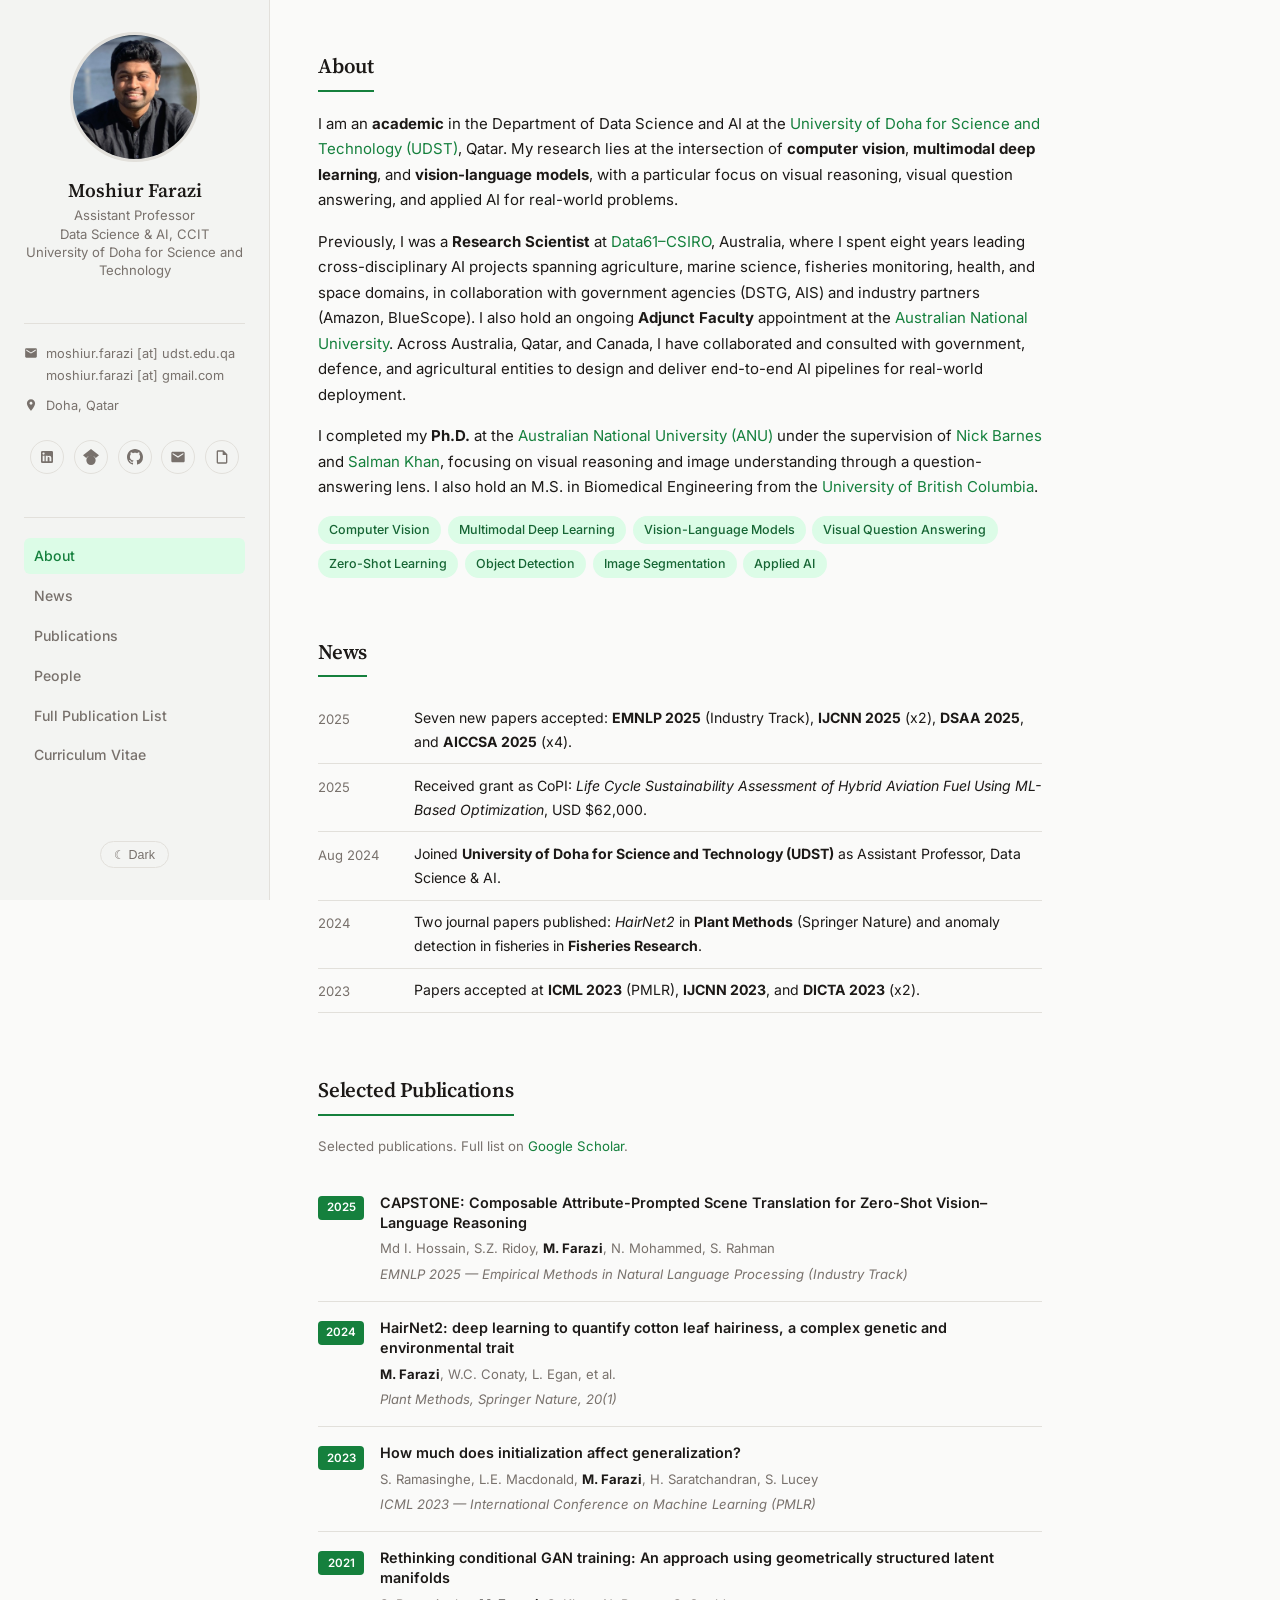
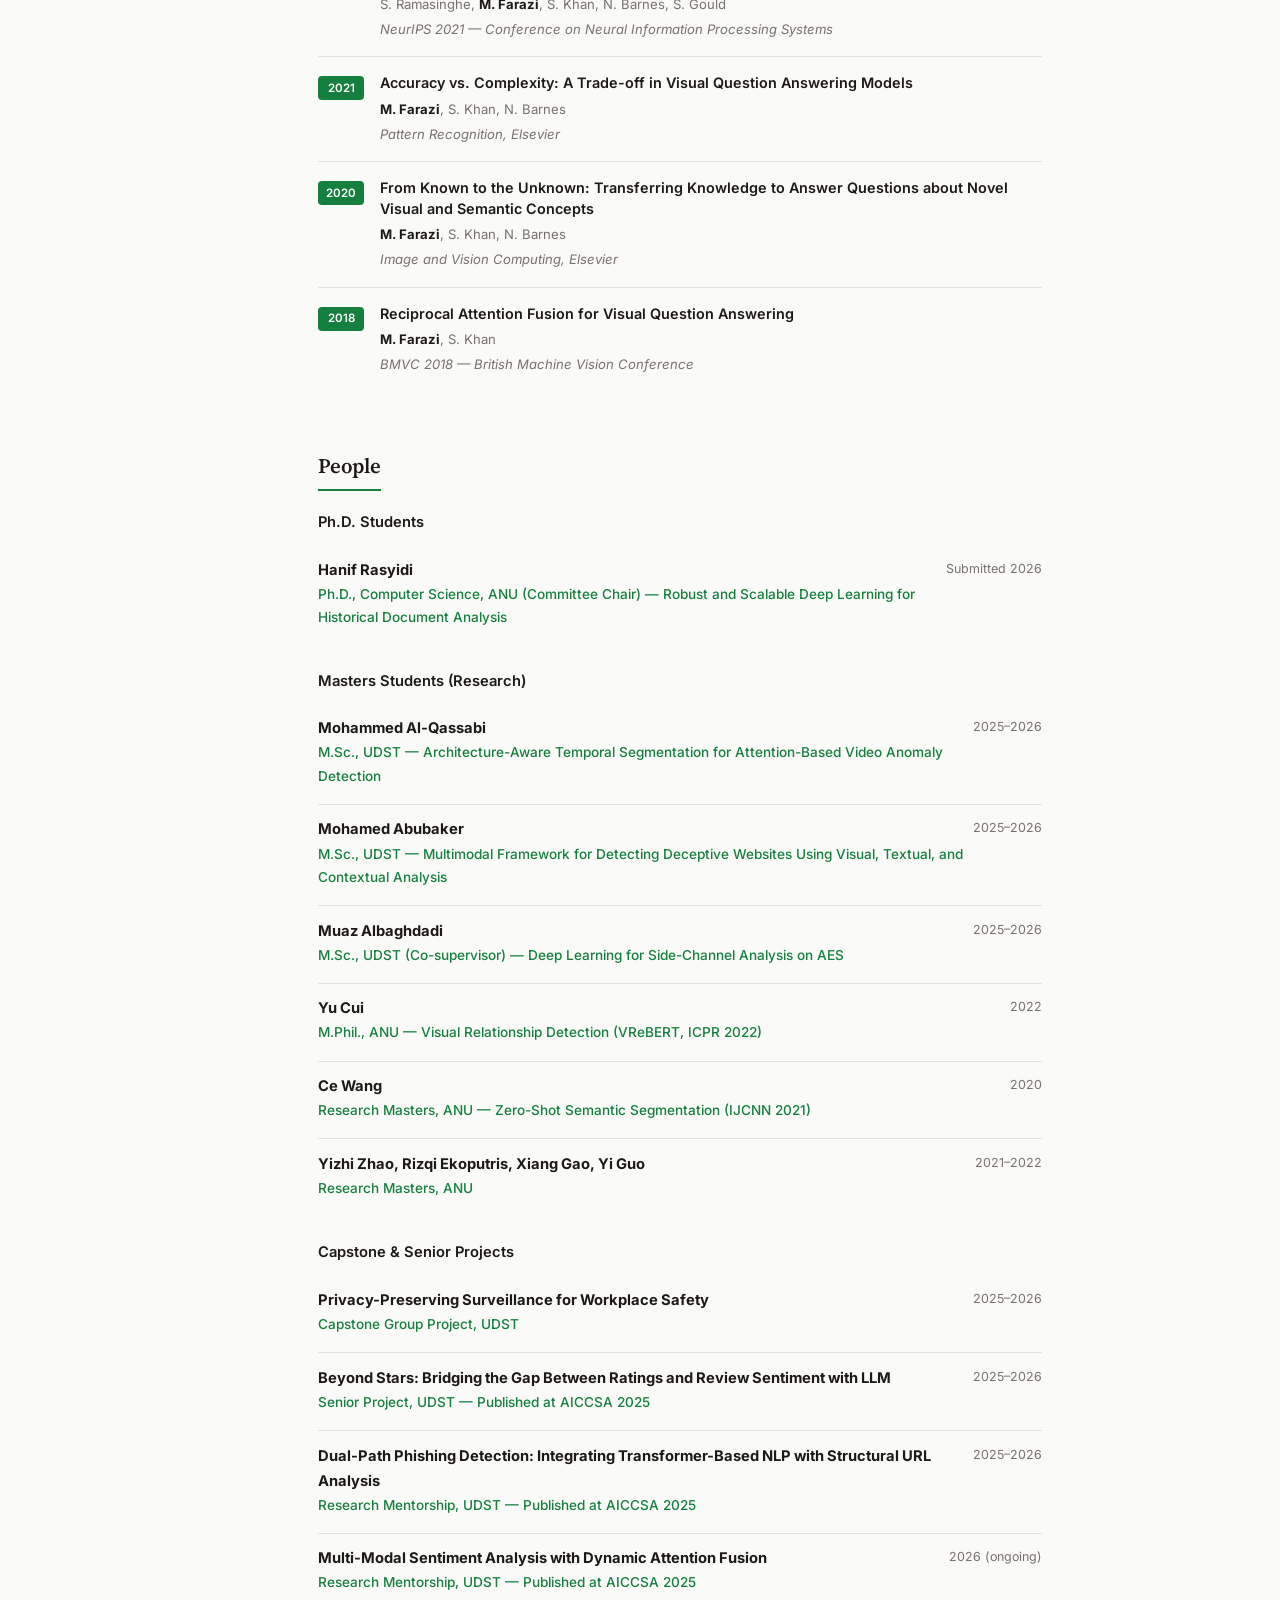
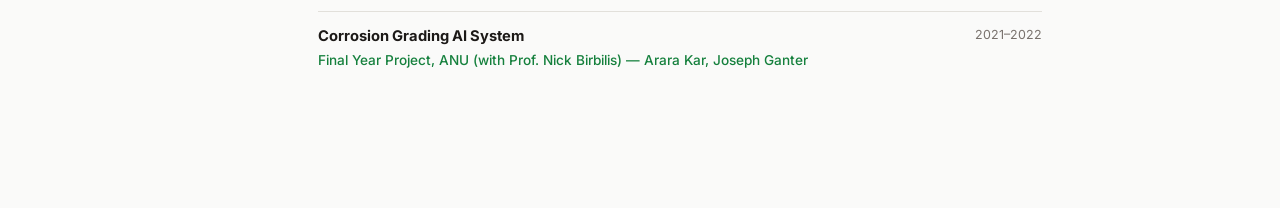
<file: index.html>
<!DOCTYPE html>
<html lang="en">
<head>
  <meta charset="UTF-8" />
  <meta name="viewport" content="width=device-width, initial-scale=1.0" />
  <title>Moshiur Farazi — AI & Computer Vision Researcher</title>
  <meta name="description" content="Moshiur Farazi — Assistant Professor at UDST, Doha, Qatar. AI and computer vision researcher specialising in applied AI, deep learning, and vision-language models. Experience delivering end-to-end AI solutions for government, defence, and agriculture in Australia, Qatar, and Canada." />
  <meta name="keywords" content="Moshiur Farazi, AI researcher, computer vision, applied AI, deep learning, Doha, Qatar, UDST, machine learning consultant, AI pipeline, defence AI, agriculture AI, vision-language models, chatbot, object detection, NLP" />
  <meta name="author" content="Moshiur Farazi" />

  <!-- Open Graph -->
  <meta property="og:title" content="Moshiur Farazi — AI & Computer Vision Researcher" />
  <meta property="og:description" content="Assistant Professor at UDST, Doha, Qatar. Research in computer vision, deep learning, and vision-language models." />
  <meta property="og:type" content="profile" />
  <meta property="og:url" content="https://moshiurfarazi.com/" />
  <meta property="og:image" content="https://moshiurfarazi.com/assets/img/profile.jpg" />

  <!-- Twitter Card -->
  <meta name="twitter:card" content="summary_large_image" />
  <meta name="twitter:title" content="Moshiur Farazi — AI & Computer Vision Researcher" />
  <meta name="twitter:description" content="Assistant Professor at UDST, Doha, Qatar. Research in computer vision, deep learning, and vision-language models." />
  <meta name="twitter:image" content="https://moshiurfarazi.com/assets/img/profile.jpg" />

  <!-- Canonical -->
  <link rel="canonical" href="https://moshiurfarazi.com/" />

  <!-- JSON-LD Structured Data -->
  <script type="application/ld+json">
  {
    "@context": "https://schema.org",
    "@type": "Person",
    "name": "Moshiur Farazi",
    "jobTitle": "Assistant Professor",
    "affiliation": {
      "@type": "Organization",
      "name": "University of Doha for Science and Technology",
      "address": { "@type": "PostalAddress", "addressLocality": "Doha", "addressCountry": "Qatar" }
    },
    "alumniOf": [
      { "@type": "Organization", "name": "Australian National University" },
      { "@type": "Organization", "name": "University of British Columbia" }
    ],
    "address": { "@type": "PostalAddress", "addressLocality": "Doha", "addressCountry": "Qatar" },
    "knowsAbout": ["Computer Vision","Deep Learning","Vision-Language Models","Visual Question Answering","Applied AI","Machine Learning","Multimodal Learning","Object Detection","Image Segmentation"],
    "url": "https://moshiurfarazi.com",
    "image": "https://moshiurfarazi.com/assets/img/profile.jpg",
    "sameAs": [
      "https://www.linkedin.com/in/moshiur-farazi/",
      "https://scholar.google.com/citations?user=qoytZAMAAAAJ&hl=en",
      "https://github.com/mrfarazi"
    ]
  }
  </script>

  <!-- Cloudflare Web Analytics -->
  <script defer src='https://static.cloudflareinsights.com/beacon.min.js' data-cf-beacon='{"token": "16efda4dda7e478e97878e947f9df56e"}'></script>

  <link rel="preconnect" href="https://fonts.googleapis.com" />
  <link rel="preconnect" href="https://fonts.gstatic.com" crossorigin />
  <link href="https://fonts.googleapis.com/css2?family=Source+Serif+4:ital,opsz,wght@0,8..60,400;0,8..60,600;1,8..60,400&family=Inter:wght@400;500;600;700&display=swap" rel="stylesheet" />
  <link rel="icon" type="image/x-icon" href="assets/img/favicon.ico" />
  <link rel="icon" type="image/png" sizes="32x32" href="assets/img/favicon-32x32.png" />
  <link rel="icon" type="image/png" sizes="16x16" href="assets/img/favicon-16x16.png" />
  <link rel="apple-touch-icon" sizes="180x180" href="assets/img/apple-touch-icon.png" />
  <link rel="stylesheet" href="assets/css/style.css" />
</head>
<body>

<!-- Mobile header -->
<header class="mobile-header">
  <span class="mobile-logo">Moshiur Farazi</span>
  <button class="hamburger" id="hamburger" aria-label="Toggle menu">
    <svg viewBox="0 0 24 24"><path d="M3 6h18v2H3V6zm0 5h18v2H3v-2zm0 5h18v2H3v-2z"/></svg>
  </button>
</header>

<div class="layout">

  <!-- ===== SIDEBAR ===== -->
  <aside class="sidebar">
    <div class="sidebar-profile">
      <div class="profile-img-wrapper">
        <img src="assets/img/profile.jpg" alt="Moshiur Farazi — AI and Computer Vision researcher, Assistant Professor at UDST, Doha, Qatar">
      </div>
      <h1 class="sidebar-name">Moshiur Farazi</h1>
      <div class="sidebar-title">
        Assistant Professor<br>
        Data Science &amp; AI, CCIT<br>
        University of Doha for Science and Technology
      </div>
    </div>

    <hr class="sidebar-divider" />

    <div class="sidebar-contact">
      <div class="sidebar-contact-item">
        <svg viewBox="0 0 24 24"><path d="M20 4H4c-1.1 0-2 .9-2 2v12c0 1.1.9 2 2 2h16c1.1 0 2-.9 2-2V6c0-1.1-.9-2-2-2zm0 4-8 5-8-5V6l8 5 8-5v2z"/></svg>
        <div>
          <a data-u="moshiur.farazi" data-d="udst.edu.qa">moshiur.farazi [at] udst.edu.qa</a><br>
          <a data-u="moshiur.farazi" data-d="gmail.com">moshiur.farazi [at] gmail.com</a>
        </div>
      </div>
      <div class="sidebar-contact-item">
        <svg viewBox="0 0 24 24"><path d="M12 2C8.13 2 5 5.13 5 9c0 5.25 7 13 7 13s7-7.75 7-13c0-3.87-3.13-7-7-7zm0 9.5c-1.38 0-2.5-1.12-2.5-2.5s1.12-2.5 2.5-2.5 2.5 1.12 2.5 2.5-1.12 2.5-2.5 2.5z"/></svg>
        <span>Doha, Qatar</span>
      </div>
    </div>

    <!-- Social links -->
    <div class="sidebar-social">
      <!-- LinkedIn -->
      <a class="social-link" href="https://www.linkedin.com/in/moshiur-farazi/" target="_blank" rel="noopener" title="LinkedIn">
        <svg viewBox="0 0 24 24"><path d="M19 3a2 2 0 0 1 2 2v14a2 2 0 0 1-2 2H5a2 2 0 0 1-2-2V5a2 2 0 0 1 2-2h14m-.5 15.5v-5.3a3.26 3.26 0 0 0-3.26-3.26c-.85 0-1.84.52-2.32 1.3v-1.11h-2.79v8.37h2.79v-4.93c0-.77.62-1.4 1.39-1.4a1.4 1.4 0 0 1 1.4 1.4v4.93h2.79M6.88 8.56a1.68 1.68 0 0 0 1.68-1.68c0-.93-.75-1.69-1.68-1.69a1.69 1.69 0 0 0-1.69 1.69c0 .93.76 1.68 1.69 1.68m1.39 9.94v-8.37H5.5v8.37h2.77z"/></svg>
      </a>
      <!-- Google Scholar -->
      <a class="social-link" href="https://scholar.google.com/citations?user=qoytZAMAAAAJ&hl=en" target="_blank" rel="noopener" title="Google Scholar">
        <svg viewBox="0 0 24 24"><path d="M12 24a7 7 0 1 1 0-14 7 7 0 0 1 0 14zm0-24L0 9.5l4.838 3.94A8 8 0 0 1 12 10a8 8 0 0 1 7.162 3.44L24 9.5z"/></svg>
      </a>
      <!-- GitHub -->
      <a class="social-link" href="https://github.com/mrfarazi" target="_blank" rel="noopener" title="GitHub">
        <svg viewBox="0 0 24 24"><path d="M12 0C5.37 0 0 5.37 0 12c0 5.31 3.435 9.795 8.205 11.385.6.105.825-.255.825-.57 0-.285-.015-1.23-.015-2.235-3.015.555-3.795-.735-4.035-1.41-.135-.345-.72-1.41-1.23-1.695-.42-.225-1.02-.78-.015-.795.945-.015 1.62.87 1.845 1.23 1.08 1.815 2.805 1.305 3.495.99.105-.78.42-1.305.765-1.605-2.67-.3-5.46-1.335-5.46-5.925 0-1.305.465-2.385 1.23-3.225-.12-.3-.54-1.53.12-3.18 0 0 1.005-.315 3.3 1.23.96-.27 1.98-.405 3-.405s2.04.135 3 .405c2.295-1.56 3.3-1.23 3.3-1.23.66 1.65.24 2.88.12 3.18.765.84 1.23 1.905 1.23 3.225 0 4.605-2.805 5.625-5.475 5.925.435.375.81 1.095.81 2.22 0 1.605-.015 2.895-.015 3.3 0 .315.225.69.825.57A12.02 12.02 0 0 0 24 12c0-6.63-5.37-12-12-12z"/></svg>
      </a>
      <!-- Email -->
      <a class="social-link" data-u="moshiur.farazi" data-d="gmail.com" title="Email">
        <svg viewBox="0 0 24 24"><path d="M20 4H4c-1.1 0-2 .9-2 2v12c0 1.1.9 2 2 2h16c1.1 0 2-.9 2-2V6c0-1.1-.9-2-2-2zm0 4-8 5-8-5V6l8 5 8-5v2z"/></svg>
      </a>
      <!-- CV / PDF -->
      <a class="social-link" href="cv.html" title="Curriculum Vitae">
        <svg viewBox="0 0 24 24"><path d="M14 2H6c-1.1 0-2 .9-2 2v16c0 1.1.9 2 2 2h12c1.1 0 2-.9 2-2V8l-6-6zm4 18H6V4h7v5h5v11z"/></svg>
      </a>
    </div>

    <hr class="sidebar-divider" />

    <nav>
      <ul class="sidebar-nav">
        <li><a href="#about">About</a></li>
        <li><a href="#news">News</a></li>
        <li><a href="#publications">Publications</a></li>
        <li><a href="#people">People</a></li>
        <li><a href="publications.html">Full Publication List</a></li>
        <li><a href="cv.html">Curriculum Vitae</a></li>
      </ul>
    </nav>

    <div class="sidebar-footer">
      <button class="theme-toggle" id="theme-toggle">&#9790; Dark</button>
    </div>
  </aside>

  <!-- ===== MAIN CONTENT ===== -->
  <main class="main-content">

    <!-- Mobile profile header (visible only on small screens) -->
    <div class="mobile-profile">
      <div class="profile-img-wrapper">
        <img src="assets/img/profile.jpg" alt="Moshiur Farazi — AI and Computer Vision researcher, Assistant Professor at UDST, Doha, Qatar">
      </div>
      <div class="mobile-profile-name" aria-hidden="true">Moshiur Farazi</div>
      <div class="mobile-profile-title">Assistant Professor, Data Science &amp; AI<br>UDST, Doha, Qatar</div>
      <div class="sidebar-social mobile-profile-social">
        <a class="social-link" href="https://www.linkedin.com/in/moshiur-farazi/" target="_blank" rel="noopener" title="LinkedIn">
          <svg viewBox="0 0 24 24"><path d="M19 3a2 2 0 0 1 2 2v14a2 2 0 0 1-2 2H5a2 2 0 0 1-2-2V5a2 2 0 0 1 2-2h14m-.5 15.5v-5.3a3.26 3.26 0 0 0-3.26-3.26c-.85 0-1.84.52-2.32 1.3v-1.11h-2.79v8.37h2.79v-4.93c0-.77.62-1.4 1.39-1.4a1.4 1.4 0 0 1 1.4 1.4v4.93h2.79M6.88 8.56a1.68 1.68 0 0 0 1.68-1.68c0-.93-.75-1.69-1.68-1.69a1.69 1.69 0 0 0-1.69 1.69c0 .93.76 1.68 1.69 1.68m1.39 9.94v-8.37H5.5v8.37h2.77z"/></svg>
        </a>
        <a class="social-link" href="https://scholar.google.com/citations?user=qoytZAMAAAAJ&hl=en" target="_blank" rel="noopener" title="Google Scholar">
          <svg viewBox="0 0 24 24"><path d="M12 24a7 7 0 1 1 0-14 7 7 0 0 1 0 14zm0-24L0 9.5l4.838 3.94A8 8 0 0 1 12 10a8 8 0 0 1 7.162 3.44L24 9.5z"/></svg>
        </a>
        <a class="social-link" href="https://github.com/mrfarazi" target="_blank" rel="noopener" title="GitHub">
          <svg viewBox="0 0 24 24"><path d="M12 0C5.37 0 0 5.37 0 12c0 5.31 3.435 9.795 8.205 11.385.6.105.825-.255.825-.57 0-.285-.015-1.23-.015-2.235-3.015.555-3.795-.735-4.035-1.41-.135-.345-.72-1.41-1.23-1.695-.42-.225-1.02-.78-.015-.795.945-.015 1.62.87 1.845 1.23 1.08 1.815 2.805 1.305 3.495.99.105-.78.42-1.305.765-1.605-2.67-.3-5.46-1.335-5.46-5.925 0-1.305.465-2.385 1.23-3.225-.12-.3-.54-1.53.12-3.18 0 0 1.005-.315 3.3 1.23.96-.27 1.98-.405 3-.405s2.04.135 3 .405c2.295-1.56 3.3-1.23 3.3-1.23.66 1.65.24 2.88.12 3.18.765.84 1.23 1.905 1.23 3.225 0 4.605-2.805 5.625-5.475 5.925.435.375.81 1.095.81 2.22 0 1.605-.015 2.895-.015 3.3 0 .315.225.69.825.57A12.02 12.02 0 0 0 24 12c0-6.63-5.37-12-12-12z"/></svg>
        </a>
        <a class="social-link" data-u="moshiur.farazi" data-d="gmail.com" title="Email">
          <svg viewBox="0 0 24 24"><path d="M20 4H4c-1.1 0-2 .9-2 2v12c0 1.1.9 2 2 2h16c1.1 0 2-.9 2-2V6c0-1.1-.9-2-2-2zm0 4-8 5-8-5V6l8 5 8-5v2z"/></svg>
        </a>
        <a class="social-link" href="cv.html" title="Curriculum Vitae">
          <svg viewBox="0 0 24 24"><path d="M14 2H6c-1.1 0-2 .9-2 2v16c0 1.1.9 2 2 2h12c1.1 0 2-.9 2-2V8l-6-6zm4 18H6V4h7v5h5v11z"/></svg>
        </a>
      </div>
    </div>

    <!-- ABOUT -->
    <section id="about" class="section">
      <h2 class="section-title">About</h2>
      <div class="about-text">
        <p>
          I am an <strong>academic</strong> in the Department of Data Science and AI at the
          <a href="https://www.udst.edu.qa" target="_blank" rel="noopener">University of Doha for Science and Technology (UDST)</a>, Qatar.
          My research lies at the intersection of <strong>computer vision</strong>, <strong>multimodal deep learning</strong>, and
          <strong>vision-language models</strong>, with a particular focus on visual reasoning, visual question answering,
          and applied AI for real-world problems.
        </p>
        <p>
          Previously, I was a <strong>Research Scientist</strong> at
          <a href="https://www.csiro.au/en/research/technology-space/ai" target="_blank" rel="noopener">Data61&ndash;CSIRO</a>,
          Australia, where I spent eight years leading cross-disciplinary AI projects spanning agriculture, marine science,
          fisheries monitoring, health, and space domains, in collaboration with government agencies (DSTG, AIS) and industry partners
          (Amazon, BlueScope). I also hold an ongoing <strong>Adjunct Faculty</strong> appointment at the
          <a href="https://www.anu.edu.au" target="_blank" rel="noopener">Australian National University</a>.
          Across Australia, Qatar, and Canada, I have collaborated and consulted with government, defence, and agricultural
          entities to design and deliver end-to-end AI pipelines for real-world deployment.
        </p>
        <p>
          I completed my <strong>Ph.D.</strong> at the
          <a href="https://www.anu.edu.au" target="_blank" rel="noopener">Australian National University (ANU)</a>
          under the supervision of
          <a href="https://nickbarnes.com.au" target="_blank" rel="noopener">Nick Barnes</a> and
          <a href="https://salman-h-khan.github.io" target="_blank" rel="noopener">Salman Khan</a>,
          focusing on visual reasoning and image understanding through a question-answering lens.
          I also hold an M.S. in Biomedical Engineering from the
          <a href="https://www.ubc.ca" target="_blank" rel="noopener">University of British Columbia</a>.
        </p>

        <div class="research-interests">
          <span class="tag">Computer Vision</span>
          <span class="tag">Multimodal Deep Learning</span>
          <span class="tag">Vision-Language Models</span>
          <span class="tag">Visual Question Answering</span>
          <span class="tag">Zero-Shot Learning</span>
          <span class="tag">Object Detection</span>
          <span class="tag">Image Segmentation</span>
          <span class="tag">Applied AI</span>
        </div>
      </div>
    </section>

    <!-- NEWS -->
    <section id="news" class="section">
      <h2 class="section-title">News</h2>
      <ul class="news-list" style="max-height:320px;overflow-y:auto;">
        <li class="news-item">
          <span class="news-date">2025</span>
          <span class="news-text">Seven new papers accepted: <strong>EMNLP 2025</strong> (Industry Track), <strong>IJCNN 2025</strong> (x2), <strong>DSAA 2025</strong>, and <strong>AICCSA 2025</strong> (x4).</span>
        </li>
        <li class="news-item">
          <span class="news-date">2025</span>
          <span class="news-text">Received grant as CoPI: <em>Life Cycle Sustainability Assessment of Hybrid Aviation Fuel Using ML-Based Optimization</em>, USD $62,000.</span>
        </li>
        <li class="news-item">
          <span class="news-date">Aug 2024</span>
          <span class="news-text">Joined <strong>University of Doha for Science and Technology (UDST)</strong> as Assistant Professor, Data Science &amp; AI.</span>
        </li>
        <li class="news-item">
          <span class="news-date">2024</span>
          <span class="news-text">Two journal papers published: <em>HairNet2</em> in <strong>Plant Methods</strong> (Springer Nature) and anomaly detection in fisheries in <strong>Fisheries Research</strong>.</span>
        </li>
        <li class="news-item">
          <span class="news-date">2023</span>
          <span class="news-text">Papers accepted at <strong>ICML 2023</strong> (PMLR), <strong>IJCNN 2023</strong>, and <strong>DICTA 2023</strong> (x2).</span>
        </li>
        <li class="news-item">
          <span class="news-date">Jul 2022</span>
          <span class="news-text">Promoted to <strong>Research Scientist</strong> at Data61&ndash;CSIRO, leading computer vision projects with government and industry partners.</span>
        </li>
        <li class="news-item">
          <span class="news-date">2021</span>
          <span class="news-text">Paper accepted at <strong>NeurIPS 2021</strong>: Rethinking conditional GAN training with geometrically structured latent manifolds.</span>
        </li>
        <li class="news-item">
          <span class="news-date">2020</span>
          <span class="news-text">Received <strong>CVPR Outstanding Reviewer Award</strong> from the Computer Vision Foundation.</span>
        </li>
      </ul>
    </section>

    <!-- SELECTED PUBLICATIONS -->
    <section id="publications" class="section">
      <h2 class="section-title">Selected Publications</h2>
      <p style="font-size:0.83rem;color:var(--text-muted);margin-bottom:1.2rem;">
        Selected publications. Full list on <a href="https://scholar.google.com/citations?user=qoytZAMAAAAJ&hl=en" target="_blank" rel="noopener">Google Scholar</a>.
      </p>
      <ul class="pub-list">

        <li class="pub-item">
          <span class="pub-year-badge">2025</span>
          <div class="pub-content">
            <div class="pub-title">CAPSTONE: Composable Attribute-Prompted Scene Translation for Zero-Shot Vision&ndash;Language Reasoning</div>
            <div class="pub-authors">Md I. Hossain, S.Z. Ridoy, <strong>M. Farazi</strong>, N. Mohammed, S. Rahman</div>
            <div class="pub-venue"><em>EMNLP 2025</em> &mdash; Empirical Methods in Natural Language Processing (Industry Track)</div>
          </div>
        </li>

        <li class="pub-item">
          <span class="pub-year-badge">2024</span>
          <div class="pub-content">
            <div class="pub-title">HairNet2: deep learning to quantify cotton leaf hairiness, a complex genetic and environmental trait</div>
            <div class="pub-authors"><strong>M. Farazi</strong>, W.C. Conaty, L. Egan, et al.</div>
            <div class="pub-venue"><em>Plant Methods</em>, Springer Nature, 20(1)</div>
          </div>
        </li>

        <li class="pub-item">
          <span class="pub-year-badge">2023</span>
          <div class="pub-content">
            <div class="pub-title">How much does initialization affect generalization?</div>
            <div class="pub-authors">S. Ramasinghe, L.E. Macdonald, <strong>M. Farazi</strong>, H. Saratchandran, S. Lucey</div>
            <div class="pub-venue"><em>ICML 2023</em> &mdash; International Conference on Machine Learning (PMLR)</div>
          </div>
        </li>

        <li class="pub-item">
          <span class="pub-year-badge">2021</span>
          <div class="pub-content">
            <div class="pub-title">Rethinking conditional GAN training: An approach using geometrically structured latent manifolds</div>
            <div class="pub-authors">S. Ramasinghe, <strong>M. Farazi</strong>, S. Khan, N. Barnes, S. Gould</div>
            <div class="pub-venue"><em>NeurIPS 2021</em> &mdash; Conference on Neural Information Processing Systems</div>
          </div>
        </li>

        <li class="pub-item">
          <span class="pub-year-badge">2021</span>
          <div class="pub-content">
            <div class="pub-title">Accuracy vs. Complexity: A Trade-off in Visual Question Answering Models</div>
            <div class="pub-authors"><strong>M. Farazi</strong>, S. Khan, N. Barnes</div>
            <div class="pub-venue"><em>Pattern Recognition</em>, Elsevier</div>
          </div>
        </li>

        <li class="pub-item">
          <span class="pub-year-badge">2020</span>
          <div class="pub-content">
            <div class="pub-title">From Known to the Unknown: Transferring Knowledge to Answer Questions about Novel Visual and Semantic Concepts</div>
            <div class="pub-authors"><strong>M. Farazi</strong>, S. Khan, N. Barnes</div>
            <div class="pub-venue"><em>Image and Vision Computing</em>, Elsevier</div>
          </div>
        </li>

        <li class="pub-item">
          <span class="pub-year-badge">2018</span>
          <div class="pub-content">
            <div class="pub-title">Reciprocal Attention Fusion for Visual Question Answering</div>
            <div class="pub-authors"><strong>M. Farazi</strong>, S. Khan</div>
            <div class="pub-venue"><em>BMVC 2018</em> &mdash; British Machine Vision Conference</div>
          </div>
        </li>

      </ul>
    </section>

    <!-- PEOPLE -->
    <section id="people" class="section">
      <h2 class="section-title">People</h2>

      <h3 style="font-size:0.92rem;font-weight:600;color:var(--text);margin-bottom:0.6rem;">Ph.D. Students</h3>
      <ul class="exp-list">
        <li class="exp-item">
          <div>
            <div class="exp-org">Hanif Rasyidi</div>
            <div class="exp-role">Ph.D., Computer Science, ANU (Committee Chair) &mdash; Robust and Scalable Deep Learning for Historical Document Analysis</div>
          </div>
          <div>
            <div class="exp-date">Submitted 2026</div>
          </div>
        </li>
      </ul>

      <h3 style="font-size:0.92rem;font-weight:600;color:var(--text);margin:1.5rem 0 0.6rem;">Masters Students (Research)</h3>
      <ul class="exp-list">
        <li class="exp-item">
          <div>
            <div class="exp-org">Mohammed Al-Qassabi</div>
            <div class="exp-role">M.Sc., UDST &mdash; Architecture-Aware Temporal Segmentation for Attention-Based Video Anomaly Detection</div>
          </div>
          <div><div class="exp-date">2025&ndash;2026</div></div>
        </li>
        <li class="exp-item">
          <div>
            <div class="exp-org">Mohamed Abubaker</div>
            <div class="exp-role">M.Sc., UDST &mdash; Multimodal Framework for Detecting Deceptive Websites Using Visual, Textual, and Contextual Analysis</div>
          </div>
          <div><div class="exp-date">2025&ndash;2026</div></div>
        </li>
        <li class="exp-item">
          <div>
            <div class="exp-org">Muaz Albaghdadi</div>
            <div class="exp-role">M.Sc., UDST (Co-supervisor) &mdash; Deep Learning for Side-Channel Analysis on AES</div>
          </div>
          <div><div class="exp-date">2025&ndash;2026</div></div>
        </li>
        <li class="exp-item">
          <div>
            <div class="exp-org">Yu Cui</div>
            <div class="exp-role">M.Phil., ANU &mdash; Visual Relationship Detection (VReBERT, ICPR 2022)</div>
          </div>
          <div><div class="exp-date">2022</div></div>
        </li>
        <li class="exp-item">
          <div>
            <div class="exp-org">Ce Wang</div>
            <div class="exp-role">Research Masters, ANU &mdash; Zero-Shot Semantic Segmentation (IJCNN 2021)</div>
          </div>
          <div><div class="exp-date">2020</div></div>
        </li>
        <li class="exp-item">
          <div>
            <div class="exp-org">Yizhi Zhao, Rizqi Ekoputris, Xiang Gao, Yi Guo</div>
            <div class="exp-role">Research Masters, ANU</div>
          </div>
          <div><div class="exp-date">2021&ndash;2022</div></div>
        </li>
      </ul>

      <h3 style="font-size:0.92rem;font-weight:600;color:var(--text);margin:1.5rem 0 0.6rem;">Capstone &amp; Senior Projects</h3>
      <ul class="exp-list">
        <li class="exp-item">
          <div>
            <div class="exp-org">Privacy-Preserving Surveillance for Workplace Safety</div>
            <div class="exp-role">Capstone Group Project, UDST</div>
          </div>
          <div><div class="exp-date">2025&ndash;2026</div></div>
        </li>
        <li class="exp-item">
          <div>
            <div class="exp-org">Beyond Stars: Bridging the Gap Between Ratings and Review Sentiment with LLM</div>
            <div class="exp-role">Senior Project, UDST &mdash; Published at AICCSA 2025</div>
          </div>
          <div><div class="exp-date">2025&ndash;2026</div></div>
        </li>
        <li class="exp-item">
          <div>
            <div class="exp-org">Dual-Path Phishing Detection: Integrating Transformer-Based NLP with Structural URL Analysis</div>
            <div class="exp-role">Research Mentorship, UDST &mdash; Published at AICCSA 2025</div>
          </div>
          <div><div class="exp-date">2025&ndash;2026</div></div>
        </li>
        <li class="exp-item">
          <div>
            <div class="exp-org">Multi-Modal Sentiment Analysis with Dynamic Attention Fusion</div>
            <div class="exp-role">Research Mentorship, UDST &mdash; Published at AICCSA 2025</div>
          </div>
          <div><div class="exp-date">2026 (ongoing)</div></div>
        </li>
        <li class="exp-item">
          <div>
            <div class="exp-org">Corrosion Grading AI System</div>
            <div class="exp-role">Final Year Project, ANU (with Prof. Nick Birbilis) &mdash; Arara Kar, Joseph Ganter</div>
          </div>
          <div><div class="exp-date">2021&ndash;2022</div></div>
        </li>
      </ul>
    </section>

  </main>
</div>

<script src="assets/js/main.js"></script>
</body>
</html>
</file>
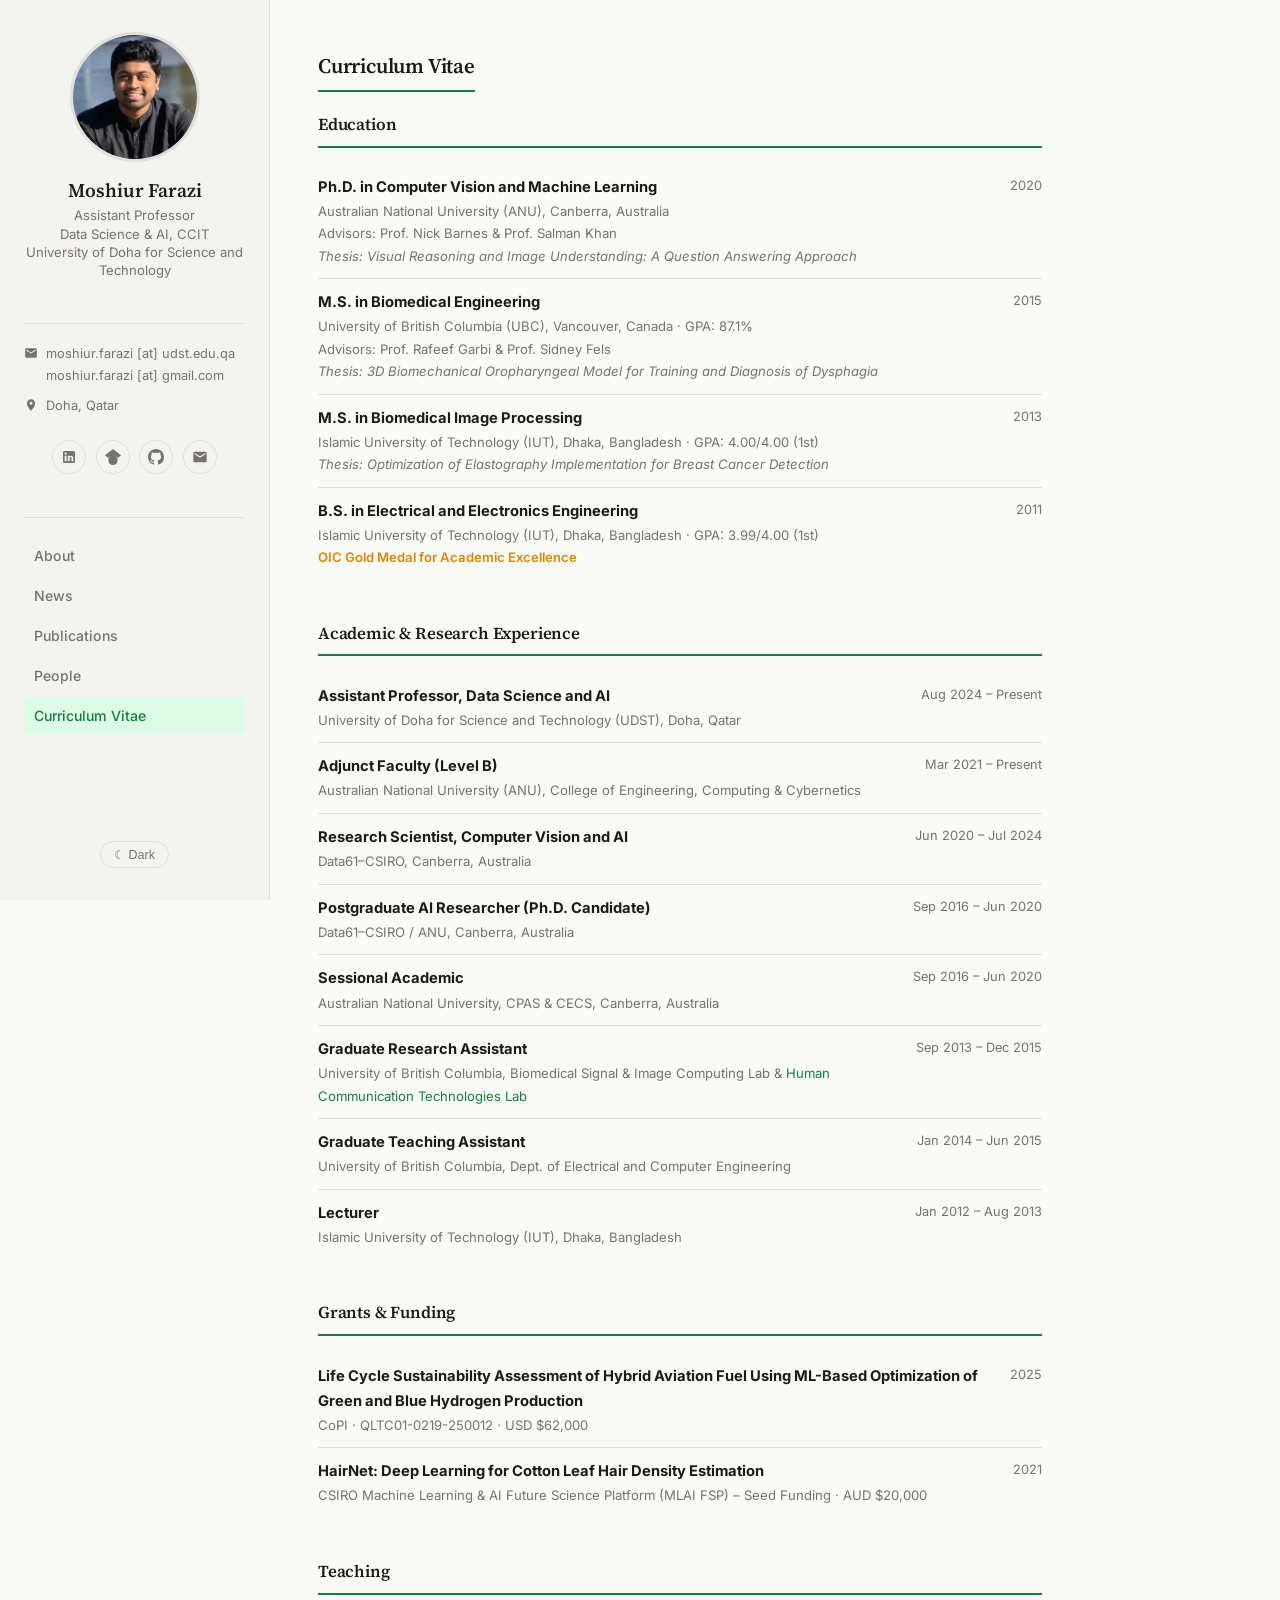
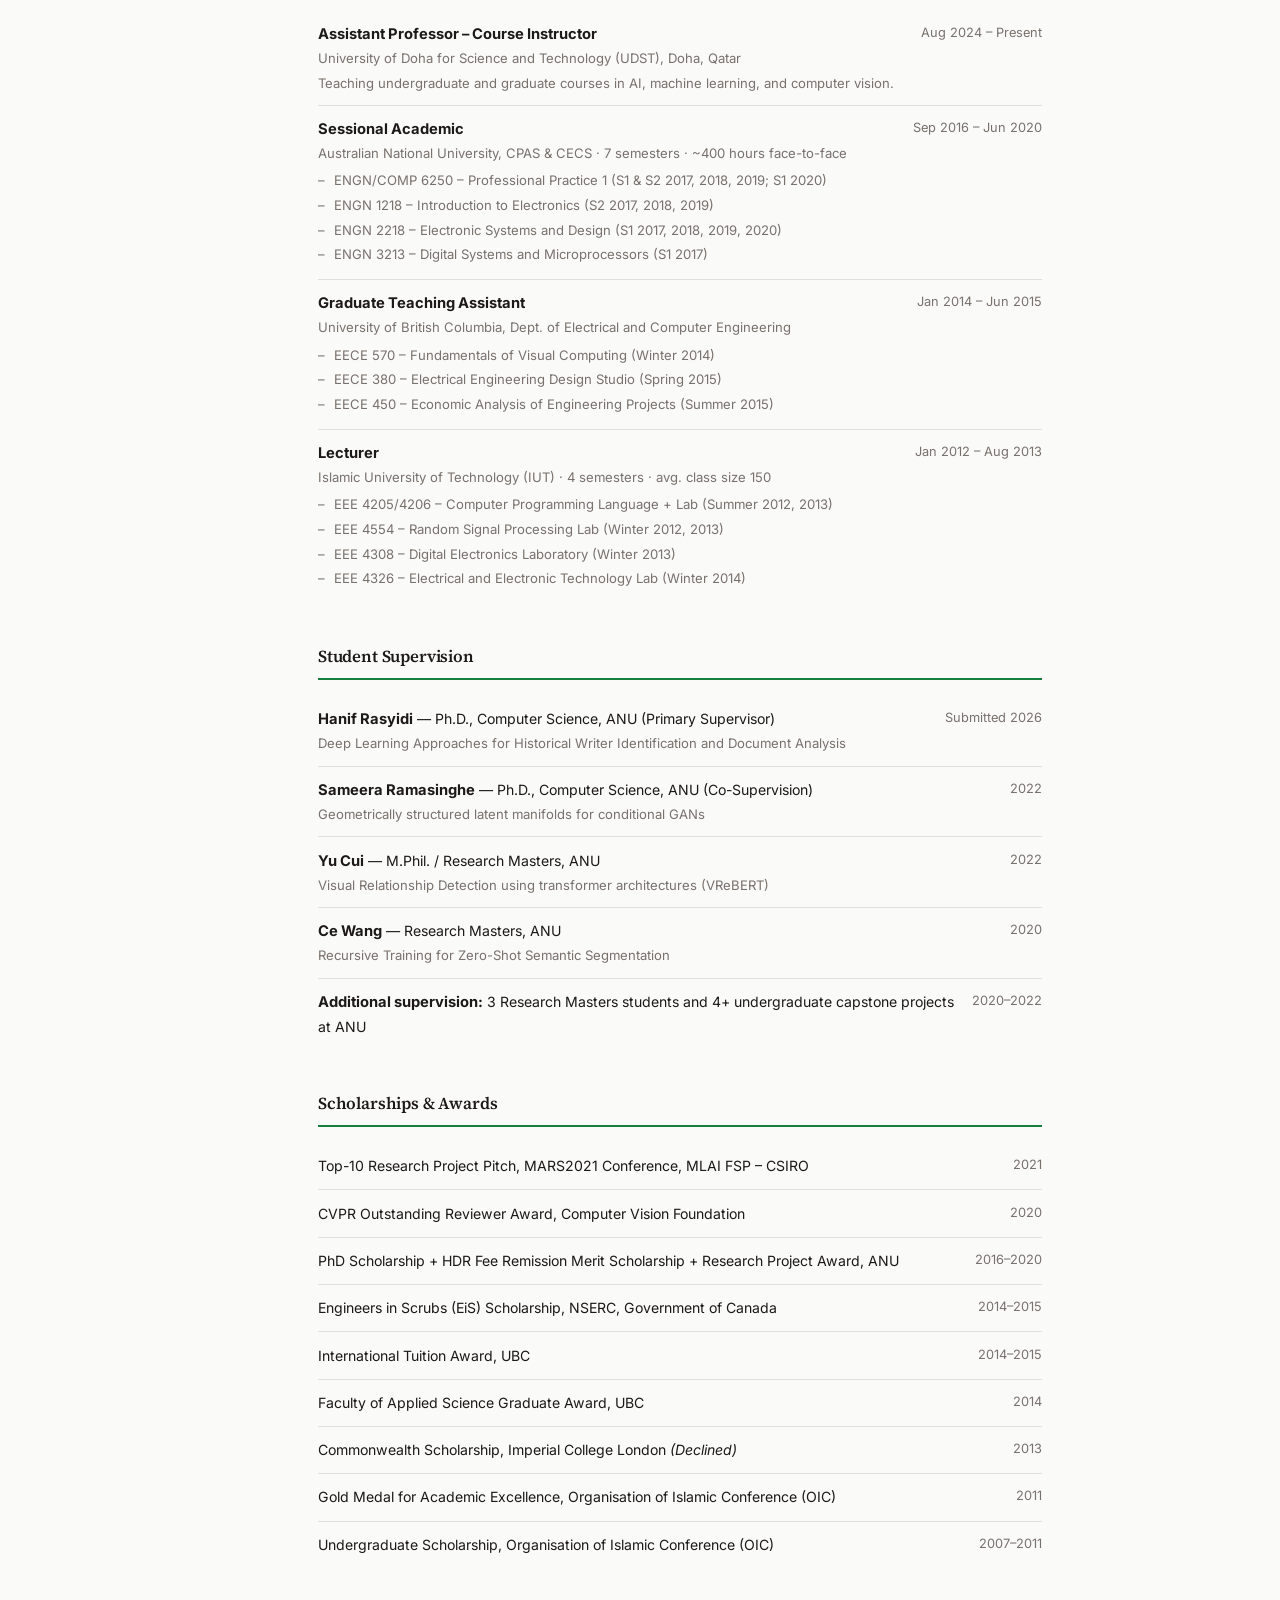
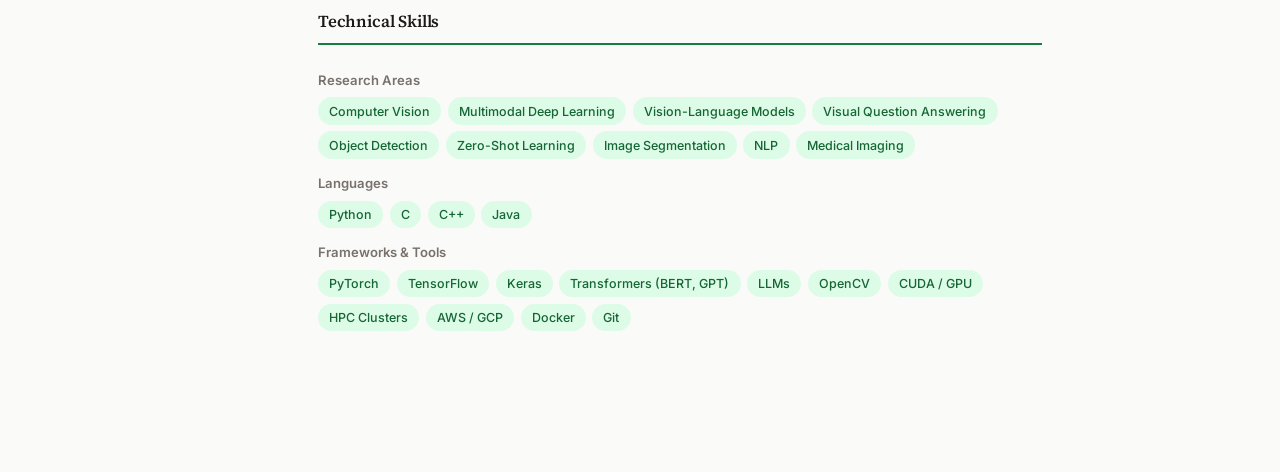
<file: cv.html>
<!DOCTYPE html>
<html lang="en">
<head>
  <meta charset="UTF-8" />
  <meta name="viewport" content="width=device-width, initial-scale=1.0" />
  <title>CV — Moshiur Farazi</title>
  <meta name="description" content="Curriculum Vitae of Moshiur Farazi — Assistant Professor at UDST, Doha, Qatar. Education, research experience, grants, teaching, and awards." />

  <!-- Open Graph -->
  <meta property="og:title" content="CV — Moshiur Farazi" />
  <meta property="og:description" content="Curriculum Vitae of Moshiur Farazi — Assistant Professor at UDST, Doha, Qatar." />
  <meta property="og:type" content="profile" />
  <meta property="og:url" content="https://moshiurfarazi.com/cv.html" />
  <meta property="og:image" content="https://moshiurfarazi.com/assets/img/profile.jpg" />
  <meta name="twitter:card" content="summary_large_image" />
  <meta name="twitter:title" content="CV — Moshiur Farazi" />
  <meta name="twitter:description" content="Curriculum Vitae of Moshiur Farazi — Assistant Professor at UDST, Doha, Qatar." />
  <meta name="twitter:image" content="https://moshiurfarazi.com/assets/img/profile.jpg" />

  <link rel="canonical" href="https://moshiurfarazi.com/cv.html" />

  <!-- Cloudflare Web Analytics -->
  <script defer src='https://static.cloudflareinsights.com/beacon.min.js' data-cf-beacon='{"token": "16efda4dda7e478e97878e947f9df56e"}'></script>

  <link rel="preconnect" href="https://fonts.googleapis.com" />
  <link rel="preconnect" href="https://fonts.gstatic.com" crossorigin />
  <link href="https://fonts.googleapis.com/css2?family=Source+Serif+4:ital,opsz,wght@0,8..60,400;0,8..60,600;1,8..60,400&family=Inter:wght@400;500;600;700&display=swap" rel="stylesheet" />
  <link rel="icon" type="image/x-icon" href="assets/img/favicon.ico" />
  <link rel="icon" type="image/png" sizes="32x32" href="assets/img/favicon-32x32.png" />
  <link rel="icon" type="image/png" sizes="16x16" href="assets/img/favicon-16x16.png" />
  <link rel="apple-touch-icon" sizes="180x180" href="assets/img/apple-touch-icon.png" />
  <link rel="stylesheet" href="assets/css/style.css" />
  <style>
    .cv-download-bar {
      background: var(--tag-bg);
      border: 1px solid var(--border);
      border-radius: 8px;
      padding: 1rem 1.2rem;
      display: flex;
      align-items: center;
      justify-content: space-between;
      margin-bottom: 2rem;
      flex-wrap: wrap;
      gap: 0.8rem;
    }
    .cv-download-bar p { font-size: 0.88rem; color: var(--text-muted); }
    .btn-download {
      display: inline-flex;
      align-items: center;
      gap: 0.4rem;
      padding: 0.4rem 1rem;
      background: var(--accent);
      color: #fff;
      border-radius: 6px;
      font-size: 0.85rem;
      font-weight: 600;
      transition: background var(--transition);
      text-decoration: none;
    }
    .btn-download:hover { background: var(--accent-hover); color: #fff; text-decoration: none; }
    .cv-section { margin-bottom: 2.5rem; }
    .cv-section-title {
      font-family: var(--font-main);
      font-size: 1.05rem;
      font-weight: 600;
      color: var(--text);
      letter-spacing: -0.01em;
      border-bottom: 2px solid var(--accent);
      padding-bottom: 0.4rem;
      margin-bottom: 1rem;
    }
    .cv-row {
      display: grid;
      grid-template-columns: 1fr auto;
      gap: 0.3rem 1rem;
      padding: 0.7rem 0;
      border-bottom: 1px solid var(--border);
    }
    .cv-row:last-child { border-bottom: none; }
    .cv-main { font-size: 0.88rem; }
    .cv-main strong { font-size: 0.92rem; }
    .cv-meta { font-size: 0.8rem; color: var(--text-muted); text-align: right; white-space: nowrap; }
    .cv-sub { font-size: 0.82rem; color: var(--text-muted); }
    .cv-bullets { list-style: none; margin-top: 0.3rem; }
    .cv-bullets li { font-size: 0.82rem; color: var(--text-muted); padding-left: 1rem; position: relative; margin-bottom: 0.15rem; }
    .cv-bullets li::before { content: '\2013'; position: absolute; left: 0; }
    .skills-grid { display: flex; flex-wrap: wrap; gap: 0.4rem; }
    .cv-desc { font-size: 0.82rem; color: var(--text-muted); margin-top: 0.3rem; line-height: 1.5; }
  </style>
</head>
<body>

<header class="mobile-header">
  <span class="mobile-logo">Moshiur Farazi</span>
  <button class="hamburger" id="hamburger" aria-label="Toggle menu">
    <svg viewBox="0 0 24 24"><path d="M3 6h18v2H3V6zm0 5h18v2H3v-2zm0 5h18v2H3v-2z"/></svg>
  </button>
</header>

<div class="layout">

  <aside class="sidebar">
    <div class="sidebar-profile">
      <div class="profile-img-wrapper">
        <img src="assets/img/profile.jpg" alt="Moshiur Farazi — AI and Computer Vision researcher, Assistant Professor at UDST, Doha, Qatar">
      </div>
      <div class="sidebar-name">Moshiur Farazi</div>
      <div class="sidebar-title">
        Assistant Professor<br>
        Data Science &amp; AI, CCIT<br>
        University of Doha for Science and Technology
      </div>
    </div>

    <hr class="sidebar-divider" />

    <div class="sidebar-contact">
      <div class="sidebar-contact-item">
        <svg viewBox="0 0 24 24"><path d="M20 4H4c-1.1 0-2 .9-2 2v12c0 1.1.9 2 2 2h16c1.1 0 2-.9 2-2V6c0-1.1-.9-2-2-2zm0 4-8 5-8-5V6l8 5 8-5v2z"/></svg>
        <div>
          <a data-u="moshiur.farazi" data-d="udst.edu.qa">moshiur.farazi [at] udst.edu.qa</a><br>
          <a data-u="moshiur.farazi" data-d="gmail.com">moshiur.farazi [at] gmail.com</a>
        </div>
      </div>
      <div class="sidebar-contact-item">
        <svg viewBox="0 0 24 24"><path d="M12 2C8.13 2 5 5.13 5 9c0 5.25 7 13 7 13s7-7.75 7-13c0-3.87-3.13-7-7-7zm0 9.5c-1.38 0-2.5-1.12-2.5-2.5s1.12-2.5 2.5-2.5 2.5 1.12 2.5 2.5-1.12 2.5-2.5 2.5z"/></svg>
        <span>Doha, Qatar</span>
      </div>
    </div>

    <div class="sidebar-social">
      <a class="social-link" href="https://www.linkedin.com/in/moshiur-farazi/" target="_blank" rel="noopener" title="LinkedIn">
        <svg viewBox="0 0 24 24"><path d="M19 3a2 2 0 0 1 2 2v14a2 2 0 0 1-2 2H5a2 2 0 0 1-2-2V5a2 2 0 0 1 2-2h14m-.5 15.5v-5.3a3.26 3.26 0 0 0-3.26-3.26c-.85 0-1.84.52-2.32 1.3v-1.11h-2.79v8.37h2.79v-4.93c0-.77.62-1.4 1.39-1.4a1.4 1.4 0 0 1 1.4 1.4v4.93h2.79M6.88 8.56a1.68 1.68 0 0 0 1.68-1.68c0-.93-.75-1.69-1.68-1.69a1.69 1.69 0 0 0-1.69 1.69c0 .93.76 1.68 1.69 1.68m1.39 9.94v-8.37H5.5v8.37h2.77z"/></svg>
      </a>
      <a class="social-link" href="https://scholar.google.com/citations?user=qoytZAMAAAAJ&hl=en" target="_blank" rel="noopener" title="Google Scholar">
        <svg viewBox="0 0 24 24"><path d="M12 24a7 7 0 1 1 0-14 7 7 0 0 1 0 14zm0-24L0 9.5l4.838 3.94A8 8 0 0 1 12 10a8 8 0 0 1 7.162 3.44L24 9.5z"/></svg>
      </a>
      <a class="social-link" href="https://github.com/mrfarazi" target="_blank" rel="noopener" title="GitHub">
        <svg viewBox="0 0 24 24"><path d="M12 0C5.37 0 0 5.37 0 12c0 5.31 3.435 9.795 8.205 11.385.6.105.825-.255.825-.57 0-.285-.015-1.23-.015-2.235-3.015.555-3.795-.735-4.035-1.41-.135-.345-.72-1.41-1.23-1.695-.42-.225-1.02-.78-.015-.795.945-.015 1.62.87 1.845 1.23 1.08 1.815 2.805 1.305 3.495.99.105-.78.42-1.305.765-1.605-2.67-.3-5.46-1.335-5.46-5.925 0-1.305.465-2.385 1.23-3.225-.12-.3-.54-1.53.12-3.18 0 0 1.005-.315 3.3 1.23.96-.27 1.98-.405 3-.405s2.04.135 3 .405c2.295-1.56 3.3-1.23 3.3-1.23.66 1.65.24 2.88.12 3.18.765.84 1.23 1.905 1.23 3.225 0 4.605-2.805 5.625-5.475 5.925.435.375.81 1.095.81 2.22 0 1.605-.015 2.895-.015 3.3 0 .315.225.69.825.57A12.02 12.02 0 0 0 24 12c0-6.63-5.37-12-12-12z"/></svg>
      </a>
      <a class="social-link" data-u="moshiur.farazi" data-d="gmail.com" title="Email">
        <svg viewBox="0 0 24 24"><path d="M20 4H4c-1.1 0-2 .9-2 2v12c0 1.1.9 2 2 2h16c1.1 0 2-.9 2-2V6c0-1.1-.9-2-2-2zm0 4-8 5-8-5V6l8 5 8-5v2z"/></svg>
      </a>
    </div>

    <hr class="sidebar-divider" />

    <nav>
      <ul class="sidebar-nav">
        <li><a href="index.html#about">About</a></li>
        <li><a href="index.html#news">News</a></li>
        <li><a href="publications.html">Publications</a></li>
        <li><a href="index.html#people">People</a></li>
        <li><a href="cv.html" class="active">Curriculum Vitae</a></li>
      </ul>
    </nav>

    <div class="sidebar-footer">
      <button class="theme-toggle" id="theme-toggle">&#9790; Dark</button>
    </div>
  </aside>

  <main class="main-content">
    <section class="section">
      <h2 class="section-title">Curriculum Vitae</h2>

      <!-- EDUCATION -->
      <div class="cv-section">
        <div class="cv-section-title">Education</div>

        <div class="cv-row">
          <div class="cv-main">
            <strong>Ph.D. in Computer Vision and Machine Learning</strong>
            <div class="cv-sub">Australian National University (ANU), Canberra, Australia</div>
            <div class="cv-sub">Advisors: Prof. Nick Barnes &amp; Prof. Salman Khan</div>
            <div class="cv-sub" style="font-style:italic;">Thesis: Visual Reasoning and Image Understanding: A Question Answering Approach</div>
          </div>
          <div class="cv-meta">2020</div>
        </div>

        <div class="cv-row">
          <div class="cv-main">
            <strong>M.S. in Biomedical Engineering</strong>
            <div class="cv-sub">University of British Columbia (UBC), Vancouver, Canada &middot; GPA: 87.1%</div>
            <div class="cv-sub">Advisors: Prof. Rafeef Garbi &amp; Prof. Sidney Fels</div>
            <div class="cv-sub" style="font-style:italic;">Thesis: 3D Biomechanical Oropharyngeal Model for Training and Diagnosis of Dysphagia</div>
          </div>
          <div class="cv-meta">2015</div>
        </div>

        <div class="cv-row">
          <div class="cv-main">
            <strong>M.S. in Biomedical Image Processing</strong>
            <div class="cv-sub">Islamic University of Technology (IUT), Dhaka, Bangladesh &middot; GPA: 4.00/4.00 (1st)</div>
            <div class="cv-sub" style="font-style:italic;">Thesis: Optimization of Elastography Implementation for Breast Cancer Detection</div>
          </div>
          <div class="cv-meta">2013</div>
        </div>

        <div class="cv-row">
          <div class="cv-main">
            <strong>B.S. in Electrical and Electronics Engineering</strong>
            <div class="cv-sub">Islamic University of Technology (IUT), Dhaka, Bangladesh &middot; GPA: 3.99/4.00 (1st)</div>
            <div class="cv-sub" style="color:#d4880c;font-weight:600;">OIC Gold Medal for Academic Excellence</div>
          </div>
          <div class="cv-meta">2011</div>
        </div>
      </div>

      <!-- EXPERIENCE -->
      <div class="cv-section">
        <div class="cv-section-title">Academic &amp; Research Experience</div>

        <div class="cv-row">
          <div class="cv-main">
            <strong>Assistant Professor, Data Science and AI</strong>
            <div class="cv-sub">University of Doha for Science and Technology (UDST), Doha, Qatar</div>
          </div>
          <div class="cv-meta">Aug 2024 &ndash; Present</div>
        </div>

        <div class="cv-row">
          <div class="cv-main">
            <strong>Adjunct Faculty (Level B)</strong>
            <div class="cv-sub">Australian National University (ANU), College of Engineering, Computing &amp; Cybernetics</div>
          </div>
          <div class="cv-meta">Mar 2021 &ndash; Present</div>
        </div>

        <div class="cv-row">
          <div class="cv-main">
            <strong>Research Scientist, Computer Vision and AI</strong>
            <div class="cv-sub">Data61&ndash;CSIRO, Canberra, Australia</div>
          </div>
          <div class="cv-meta">Jun 2020 &ndash; Jul 2024</div>
        </div>

        <div class="cv-row">
          <div class="cv-main">
            <strong>Postgraduate AI Researcher (Ph.D. Candidate)</strong>
            <div class="cv-sub">Data61&ndash;CSIRO / ANU, Canberra, Australia</div>
          </div>
          <div class="cv-meta">Sep 2016 &ndash; Jun 2020</div>
        </div>

        <div class="cv-row">
          <div class="cv-main">
            <strong>Sessional Academic</strong>
            <div class="cv-sub">Australian National University, CPAS &amp; CECS, Canberra, Australia</div>
          </div>
          <div class="cv-meta">Sep 2016 &ndash; Jun 2020</div>
        </div>

        <div class="cv-row">
          <div class="cv-main">
            <strong>Graduate Research Assistant</strong>
            <div class="cv-sub">University of British Columbia, Biomedical Signal &amp; Image Computing Lab &amp; <a href="https://hct-lab.github.io/" target="_blank" rel="noopener">Human Communication Technologies Lab</a></div>
          </div>
          <div class="cv-meta">Sep 2013 &ndash; Dec 2015</div>
        </div>

        <div class="cv-row">
          <div class="cv-main">
            <strong>Graduate Teaching Assistant</strong>
            <div class="cv-sub">University of British Columbia, Dept. of Electrical and Computer Engineering</div>
          </div>
          <div class="cv-meta">Jan 2014 &ndash; Jun 2015</div>
        </div>

        <div class="cv-row">
          <div class="cv-main">
            <strong>Lecturer</strong>
            <div class="cv-sub">Islamic University of Technology (IUT), Dhaka, Bangladesh</div>
          </div>
          <div class="cv-meta">Jan 2012 &ndash; Aug 2013</div>
        </div>
      </div>

      <!-- GRANTS -->
      <div class="cv-section">
        <div class="cv-section-title">Grants &amp; Funding</div>

        <div class="cv-row">
          <div class="cv-main">
            <strong>Life Cycle Sustainability Assessment of Hybrid Aviation Fuel Using ML-Based Optimization of Green and Blue Hydrogen Production</strong>
            <div class="cv-sub">CoPI &middot; QLTC01-0219-250012 &middot; USD $62,000</div>
          </div>
          <div class="cv-meta">2025</div>
        </div>

        <div class="cv-row">
          <div class="cv-main">
            <strong>HairNet: Deep Learning for Cotton Leaf Hair Density Estimation</strong>
            <div class="cv-sub">CSIRO Machine Learning &amp; AI Future Science Platform (MLAI FSP) &ndash; Seed Funding &middot; AUD $20,000</div>
          </div>
          <div class="cv-meta">2021</div>
        </div>
      </div>

      <!-- TEACHING -->
      <div class="cv-section">
        <div class="cv-section-title">Teaching</div>

        <div class="cv-row">
          <div class="cv-main">
            <strong>Assistant Professor &ndash; Course Instructor</strong>
            <div class="cv-sub">University of Doha for Science and Technology (UDST), Doha, Qatar</div>
            <div class="cv-desc">Teaching undergraduate and graduate courses in AI, machine learning, and computer vision.</div>
          </div>
          <div class="cv-meta">Aug 2024 &ndash; Present</div>
        </div>

        <div class="cv-row">
          <div class="cv-main">
            <strong>Sessional Academic</strong>
            <div class="cv-sub">Australian National University, CPAS &amp; CECS &middot; 7 semesters &middot; ~400 hours face-to-face</div>
            <ul class="cv-bullets">
              <li>ENGN/COMP 6250 &ndash; Professional Practice 1 (S1 &amp; S2 2017, 2018, 2019; S1 2020)</li>
              <li>ENGN 1218 &ndash; Introduction to Electronics (S2 2017, 2018, 2019)</li>
              <li>ENGN 2218 &ndash; Electronic Systems and Design (S1 2017, 2018, 2019, 2020)</li>
              <li>ENGN 3213 &ndash; Digital Systems and Microprocessors (S1 2017)</li>
            </ul>
          </div>
          <div class="cv-meta">Sep 2016 &ndash; Jun 2020</div>
        </div>

        <div class="cv-row">
          <div class="cv-main">
            <strong>Graduate Teaching Assistant</strong>
            <div class="cv-sub">University of British Columbia, Dept. of Electrical and Computer Engineering</div>
            <ul class="cv-bullets">
              <li>EECE 570 &ndash; Fundamentals of Visual Computing (Winter 2014)</li>
              <li>EECE 380 &ndash; Electrical Engineering Design Studio (Spring 2015)</li>
              <li>EECE 450 &ndash; Economic Analysis of Engineering Projects (Summer 2015)</li>
            </ul>
          </div>
          <div class="cv-meta">Jan 2014 &ndash; Jun 2015</div>
        </div>

        <div class="cv-row">
          <div class="cv-main">
            <strong>Lecturer</strong>
            <div class="cv-sub">Islamic University of Technology (IUT) &middot; 4 semesters &middot; avg. class size 150</div>
            <ul class="cv-bullets">
              <li>EEE 4205/4206 &ndash; Computer Programming Language + Lab (Summer 2012, 2013)</li>
              <li>EEE 4554 &ndash; Random Signal Processing Lab (Winter 2012, 2013)</li>
              <li>EEE 4308 &ndash; Digital Electronics Laboratory (Winter 2013)</li>
              <li>EEE 4326 &ndash; Electrical and Electronic Technology Lab (Winter 2014)</li>
            </ul>
          </div>
          <div class="cv-meta">Jan 2012 &ndash; Aug 2013</div>
        </div>
      </div>

      <!-- SUPERVISION -->
      <div class="cv-section">
        <div class="cv-section-title">Student Supervision</div>

        <div class="cv-row">
          <div class="cv-main">
            <strong>Hanif Rasyidi</strong> &mdash; Ph.D., Computer Science, ANU (Primary Supervisor)
            <div class="cv-sub">Deep Learning Approaches for Historical Writer Identification and Document Analysis</div>
          </div>
          <div class="cv-meta">Submitted 2026</div>
        </div>

        <div class="cv-row">
          <div class="cv-main">
            <strong>Sameera Ramasinghe</strong> &mdash; Ph.D., Computer Science, ANU (Co-Supervision)
            <div class="cv-sub">Geometrically structured latent manifolds for conditional GANs</div>
          </div>
          <div class="cv-meta">2022</div>
        </div>

        <div class="cv-row">
          <div class="cv-main">
            <strong>Yu Cui</strong> &mdash; M.Phil. / Research Masters, ANU
            <div class="cv-sub">Visual Relationship Detection using transformer architectures (VReBERT)</div>
          </div>
          <div class="cv-meta">2022</div>
        </div>

        <div class="cv-row">
          <div class="cv-main">
            <strong>Ce Wang</strong> &mdash; Research Masters, ANU
            <div class="cv-sub">Recursive Training for Zero-Shot Semantic Segmentation</div>
          </div>
          <div class="cv-meta">2020</div>
        </div>

        <div class="cv-row">
          <div class="cv-main">
            <strong>Additional supervision:</strong> 3 Research Masters students and 4+ undergraduate capstone projects at ANU
          </div>
          <div class="cv-meta">2020&ndash;2022</div>
        </div>
      </div>

      <!-- AWARDS -->
      <div class="cv-section">
        <div class="cv-section-title">Scholarships &amp; Awards</div>

        <div class="cv-row">
          <div class="cv-main">Top-10 Research Project Pitch, MARS2021 Conference, MLAI FSP &ndash; CSIRO</div>
          <div class="cv-meta">2021</div>
        </div>
        <div class="cv-row">
          <div class="cv-main">CVPR Outstanding Reviewer Award, Computer Vision Foundation</div>
          <div class="cv-meta">2020</div>
        </div>
        <div class="cv-row">
          <div class="cv-main">PhD Scholarship + HDR Fee Remission Merit Scholarship + Research Project Award, ANU</div>
          <div class="cv-meta">2016&ndash;2020</div>
        </div>
        <div class="cv-row">
          <div class="cv-main">Engineers in Scrubs (EiS) Scholarship, NSERC, Government of Canada</div>
          <div class="cv-meta">2014&ndash;2015</div>
        </div>
        <div class="cv-row">
          <div class="cv-main">International Tuition Award, UBC</div>
          <div class="cv-meta">2014&ndash;2015</div>
        </div>
        <div class="cv-row">
          <div class="cv-main">Faculty of Applied Science Graduate Award, UBC</div>
          <div class="cv-meta">2014</div>
        </div>
        <div class="cv-row">
          <div class="cv-main">Commonwealth Scholarship, Imperial College London <em>(Declined)</em></div>
          <div class="cv-meta">2013</div>
        </div>
        <div class="cv-row">
          <div class="cv-main">Gold Medal for Academic Excellence, Organisation of Islamic Conference (OIC)</div>
          <div class="cv-meta">2011</div>
        </div>
        <div class="cv-row">
          <div class="cv-main">Undergraduate Scholarship, Organisation of Islamic Conference (OIC)</div>
          <div class="cv-meta">2007&ndash;2011</div>
        </div>
      </div>

      <!-- SKILLS -->
      <div class="cv-section">
        <div class="cv-section-title">Technical Skills</div>
        <div style="padding: 0.5rem 0;">
          <div style="margin-bottom:0.8rem;">
            <div style="font-size:0.82rem;color:var(--text-muted);margin-bottom:0.4rem;font-weight:600;">Research Areas</div>
            <div class="skills-grid">
              <span class="tag">Computer Vision</span>
              <span class="tag">Multimodal Deep Learning</span>
              <span class="tag">Vision-Language Models</span>
              <span class="tag">Visual Question Answering</span>
              <span class="tag">Object Detection</span>
              <span class="tag">Zero-Shot Learning</span>
              <span class="tag">Image Segmentation</span>
              <span class="tag">NLP</span>
              <span class="tag">Medical Imaging</span>
            </div>
          </div>
          <div style="margin-bottom:0.8rem;">
            <div style="font-size:0.82rem;color:var(--text-muted);margin-bottom:0.4rem;font-weight:600;">Languages</div>
            <div class="skills-grid">
              <span class="tag">Python</span>
              <span class="tag">C</span>
              <span class="tag">C++</span>
              <span class="tag">Java</span>
            </div>
          </div>
          <div style="margin-bottom:0.8rem;">
            <div style="font-size:0.82rem;color:var(--text-muted);margin-bottom:0.4rem;font-weight:600;">Frameworks &amp; Tools</div>
            <div class="skills-grid">
              <span class="tag">PyTorch</span>
              <span class="tag">TensorFlow</span>
              <span class="tag">Keras</span>
              <span class="tag">Transformers (BERT, GPT)</span>
              <span class="tag">LLMs</span>
              <span class="tag">OpenCV</span>
              <span class="tag">CUDA / GPU</span>
              <span class="tag">HPC Clusters</span>
              <span class="tag">AWS / GCP</span>
              <span class="tag">Docker</span>
              <span class="tag">Git</span>
            </div>
          </div>
        </div>
      </div>

    </section>
  </main>
</div>

<script src="assets/js/main.js"></script>
</body>
</html>
</file>
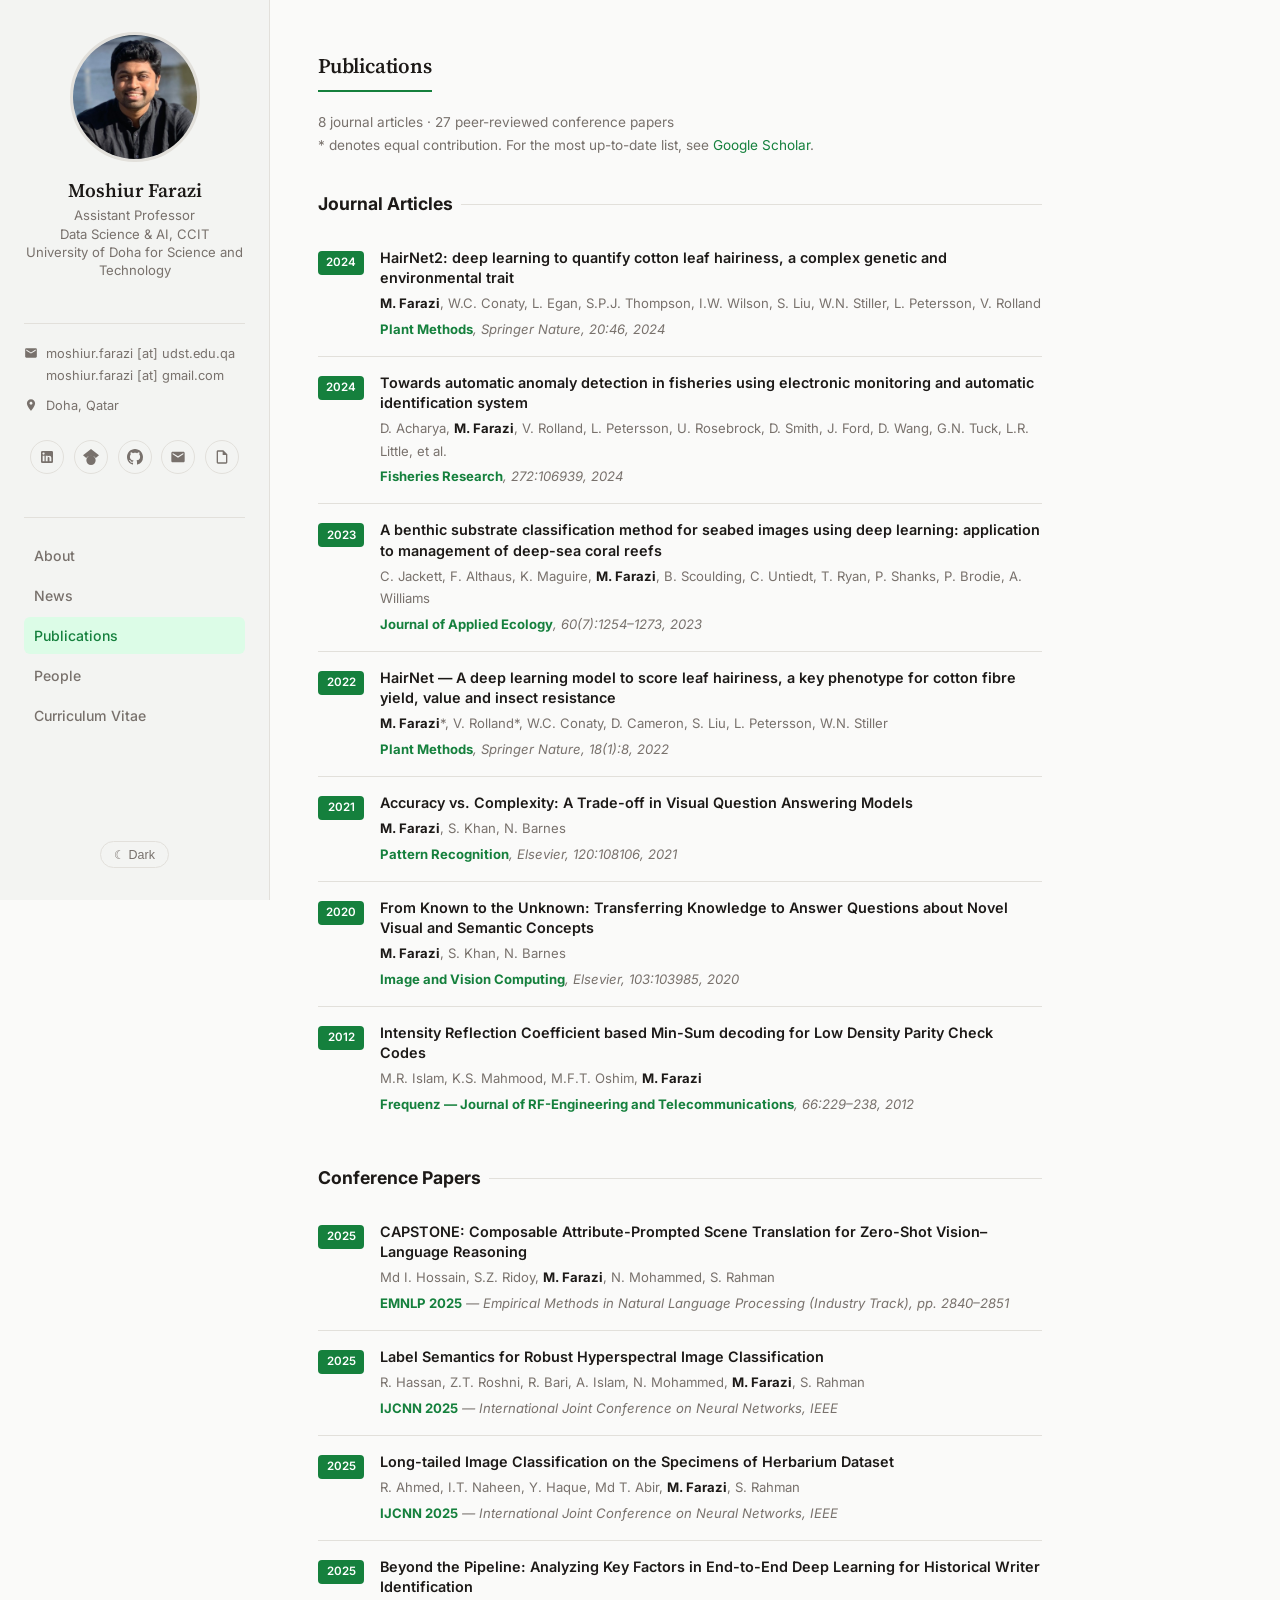
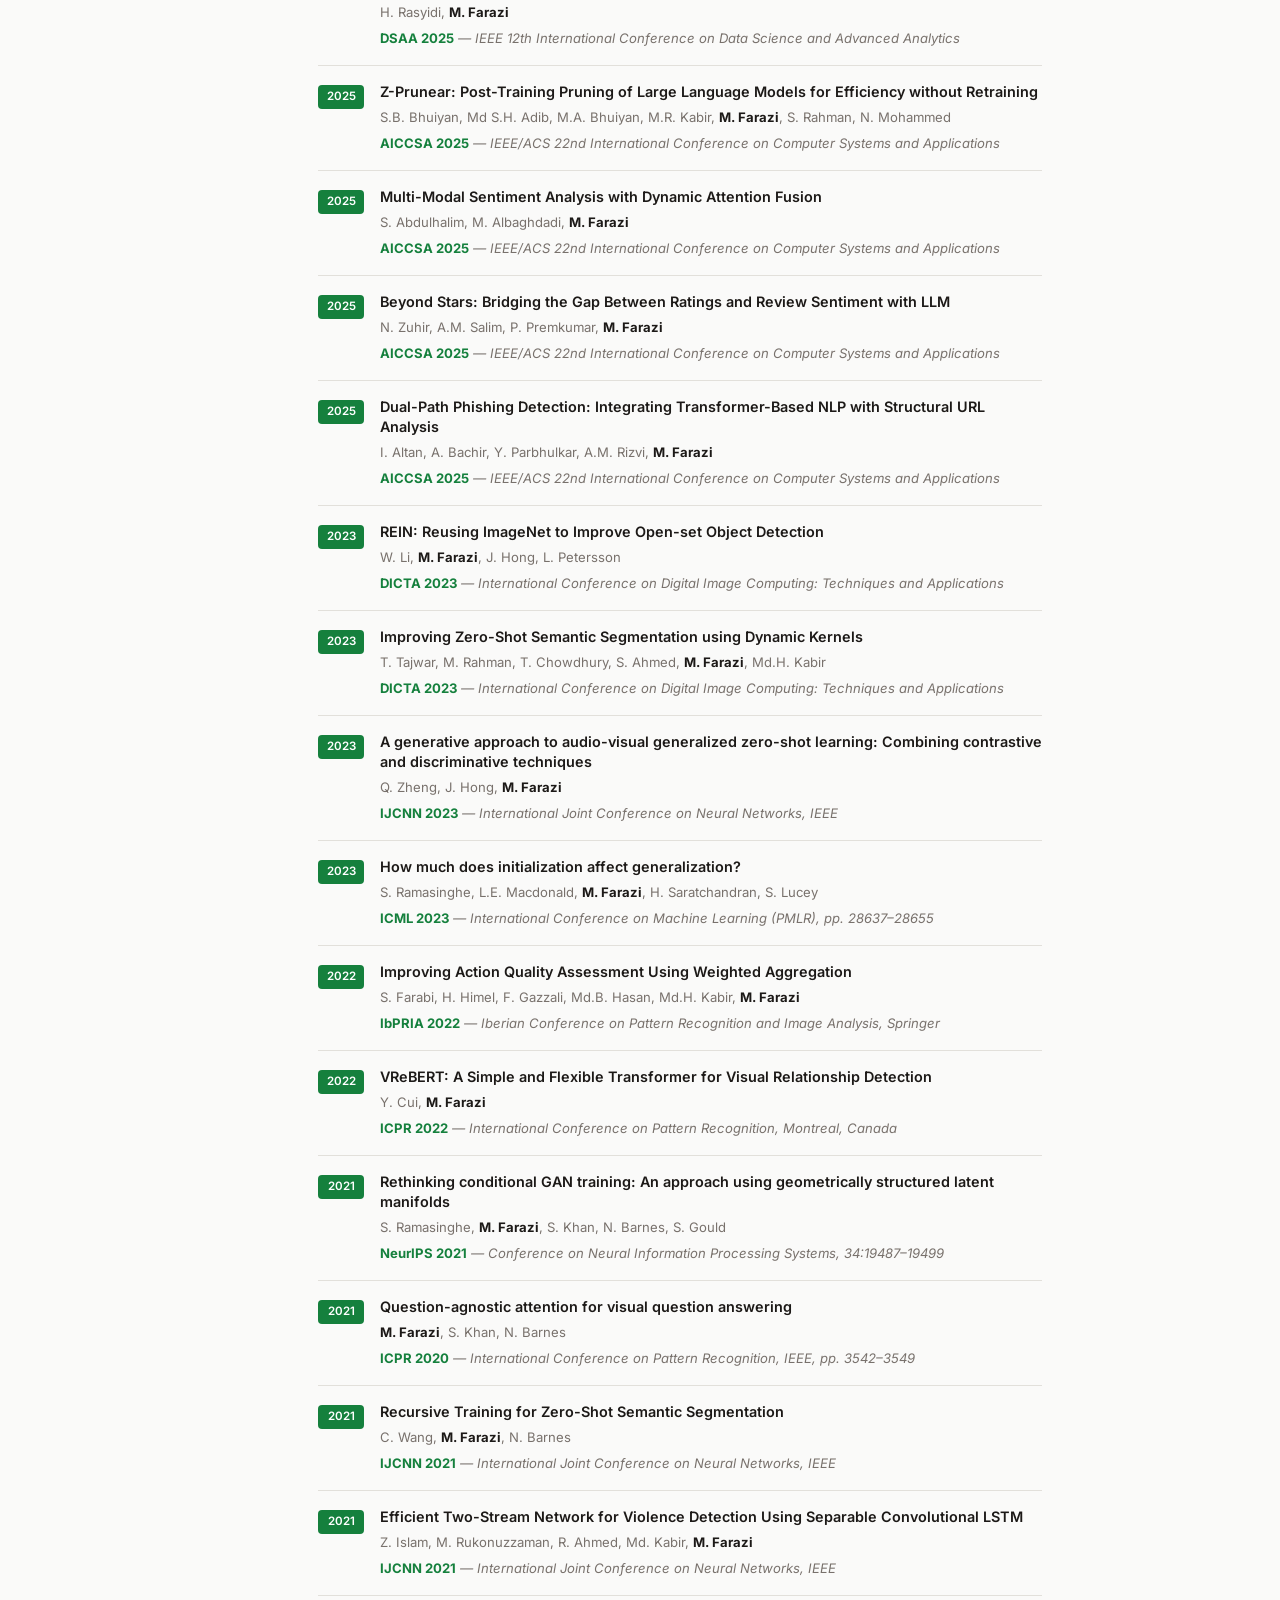
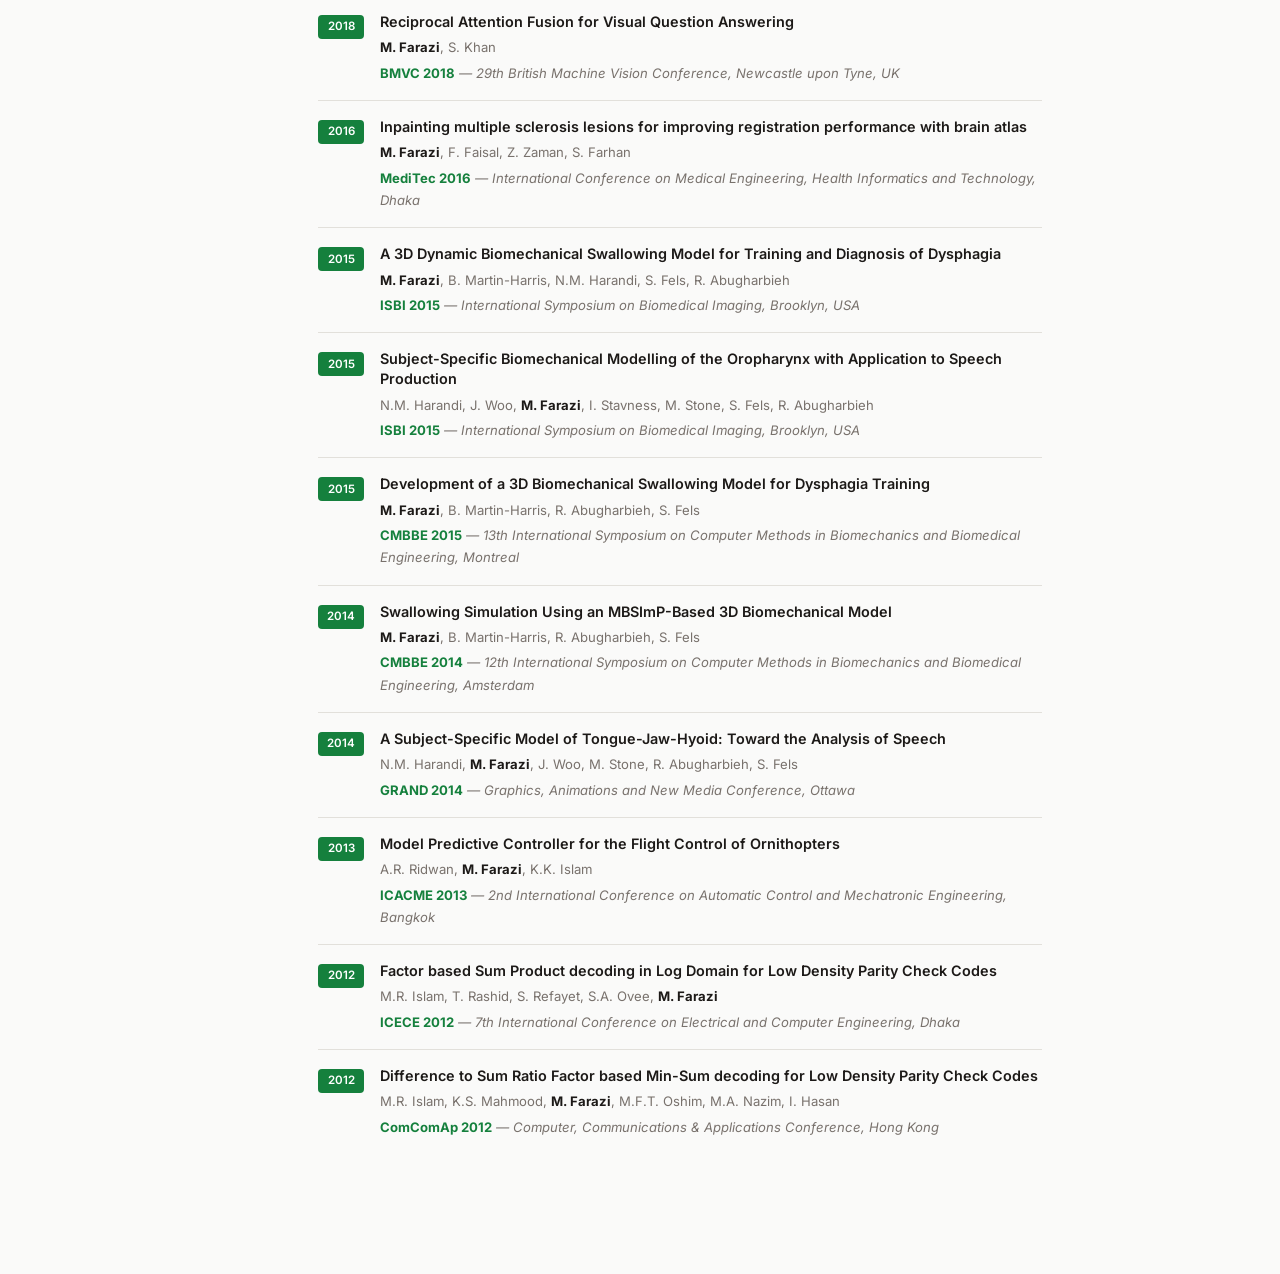
<file: publications.html>
<!DOCTYPE html>
<html lang="en">
<head>
  <meta charset="UTF-8" />
  <meta name="viewport" content="width=device-width, initial-scale=1.0" />
  <title>Publications — Moshiur Farazi</title>
  <meta name="description" content="Publications by Moshiur Farazi — 8 journal articles and 27 conference papers in computer vision, deep learning, and applied AI." />

  <!-- Open Graph -->
  <meta property="og:title" content="Publications — Moshiur Farazi" />
  <meta property="og:description" content="Publications by Moshiur Farazi — journals and conference papers in computer vision, deep learning, and applied AI." />
  <meta property="og:type" content="profile" />
  <meta property="og:url" content="https://moshiurfarazi.com/publications.html" />
  <meta property="og:image" content="https://moshiurfarazi.com/assets/img/profile.jpg" />
  <meta name="twitter:card" content="summary_large_image" />
  <meta name="twitter:title" content="Publications — Moshiur Farazi" />
  <meta name="twitter:description" content="Publications by Moshiur Farazi — journals and conference papers in computer vision, deep learning, and applied AI." />
  <meta name="twitter:image" content="https://moshiurfarazi.com/assets/img/profile.jpg" />

  <link rel="canonical" href="https://moshiurfarazi.com/publications.html" />

  <!-- Cloudflare Web Analytics -->
  <script defer src='https://static.cloudflareinsights.com/beacon.min.js' data-cf-beacon='{"token": "16efda4dda7e478e97878e947f9df56e"}'></script>

  <link rel="preconnect" href="https://fonts.googleapis.com" />
  <link rel="preconnect" href="https://fonts.gstatic.com" crossorigin />
  <link href="https://fonts.googleapis.com/css2?family=Source+Serif+4:ital,opsz,wght@0,8..60,400;0,8..60,600;1,8..60,400&family=Inter:wght@400;500;600;700&display=swap" rel="stylesheet" />
  <link rel="icon" type="image/x-icon" href="assets/img/favicon.ico" />
  <link rel="icon" type="image/png" sizes="32x32" href="assets/img/favicon-32x32.png" />
  <link rel="icon" type="image/png" sizes="16x16" href="assets/img/favicon-16x16.png" />
  <link rel="apple-touch-icon" sizes="180x180" href="assets/img/apple-touch-icon.png" />
  <link rel="stylesheet" href="assets/css/style.css" />
</head>
<body>

<header class="mobile-header">
  <span class="mobile-logo">Moshiur Farazi</span>
  <button class="hamburger" id="hamburger" aria-label="Toggle menu">
    <svg viewBox="0 0 24 24"><path d="M3 6h18v2H3V6zm0 5h18v2H3v-2zm0 5h18v2H3v-2z"/></svg>
  </button>
</header>

<div class="layout">

  <aside class="sidebar">
    <div class="sidebar-profile">
      <div class="profile-img-wrapper">
        <img src="assets/img/profile.jpg" alt="Moshiur Farazi — AI and Computer Vision researcher, Assistant Professor at UDST, Doha, Qatar">
      </div>
      <div class="sidebar-name">Moshiur Farazi</div>
      <div class="sidebar-title">
        Assistant Professor<br>
        Data Science &amp; AI, CCIT<br>
        University of Doha for Science and Technology
      </div>
    </div>

    <hr class="sidebar-divider" />

    <div class="sidebar-contact">
      <div class="sidebar-contact-item">
        <svg viewBox="0 0 24 24"><path d="M20 4H4c-1.1 0-2 .9-2 2v12c0 1.1.9 2 2 2h16c1.1 0 2-.9 2-2V6c0-1.1-.9-2-2-2zm0 4-8 5-8-5V6l8 5 8-5v2z"/></svg>
        <div>
          <a data-u="moshiur.farazi" data-d="udst.edu.qa">moshiur.farazi [at] udst.edu.qa</a><br>
          <a data-u="moshiur.farazi" data-d="gmail.com">moshiur.farazi [at] gmail.com</a>
        </div>
      </div>
      <div class="sidebar-contact-item">
        <svg viewBox="0 0 24 24"><path d="M12 2C8.13 2 5 5.13 5 9c0 5.25 7 13 7 13s7-7.75 7-13c0-3.87-3.13-7-7-7zm0 9.5c-1.38 0-2.5-1.12-2.5-2.5s1.12-2.5 2.5-2.5 2.5 1.12 2.5 2.5-1.12 2.5-2.5 2.5z"/></svg>
        <span>Doha, Qatar</span>
      </div>
    </div>

    <div class="sidebar-social">
      <a class="social-link" href="https://www.linkedin.com/in/moshiur-farazi/" target="_blank" rel="noopener" title="LinkedIn">
        <svg viewBox="0 0 24 24"><path d="M19 3a2 2 0 0 1 2 2v14a2 2 0 0 1-2 2H5a2 2 0 0 1-2-2V5a2 2 0 0 1 2-2h14m-.5 15.5v-5.3a3.26 3.26 0 0 0-3.26-3.26c-.85 0-1.84.52-2.32 1.3v-1.11h-2.79v8.37h2.79v-4.93c0-.77.62-1.4 1.39-1.4a1.4 1.4 0 0 1 1.4 1.4v4.93h2.79M6.88 8.56a1.68 1.68 0 0 0 1.68-1.68c0-.93-.75-1.69-1.68-1.69a1.69 1.69 0 0 0-1.69 1.69c0 .93.76 1.68 1.69 1.68m1.39 9.94v-8.37H5.5v8.37h2.77z"/></svg>
      </a>
      <a class="social-link" href="https://scholar.google.com/citations?user=qoytZAMAAAAJ&hl=en" target="_blank" rel="noopener" title="Google Scholar">
        <svg viewBox="0 0 24 24"><path d="M12 24a7 7 0 1 1 0-14 7 7 0 0 1 0 14zm0-24L0 9.5l4.838 3.94A8 8 0 0 1 12 10a8 8 0 0 1 7.162 3.44L24 9.5z"/></svg>
      </a>
      <a class="social-link" href="https://github.com/mrfarazi" target="_blank" rel="noopener" title="GitHub">
        <svg viewBox="0 0 24 24"><path d="M12 0C5.37 0 0 5.37 0 12c0 5.31 3.435 9.795 8.205 11.385.6.105.825-.255.825-.57 0-.285-.015-1.23-.015-2.235-3.015.555-3.795-.735-4.035-1.41-.135-.345-.72-1.41-1.23-1.695-.42-.225-1.02-.78-.015-.795.945-.015 1.62.87 1.845 1.23 1.08 1.815 2.805 1.305 3.495.99.105-.78.42-1.305.765-1.605-2.67-.3-5.46-1.335-5.46-5.925 0-1.305.465-2.385 1.23-3.225-.12-.3-.54-1.53.12-3.18 0 0 1.005-.315 3.3 1.23.96-.27 1.98-.405 3-.405s2.04.135 3 .405c2.295-1.56 3.3-1.23 3.3-1.23.66 1.65.24 2.88.12 3.18.765.84 1.23 1.905 1.23 3.225 0 4.605-2.805 5.625-5.475 5.925.435.375.81 1.095.81 2.22 0 1.605-.015 2.895-.015 3.3 0 .315.225.69.825.57A12.02 12.02 0 0 0 24 12c0-6.63-5.37-12-12-12z"/></svg>
      </a>
      <a class="social-link" data-u="moshiur.farazi" data-d="gmail.com" title="Email">
        <svg viewBox="0 0 24 24"><path d="M20 4H4c-1.1 0-2 .9-2 2v12c0 1.1.9 2 2 2h16c1.1 0 2-.9 2-2V6c0-1.1-.9-2-2-2zm0 4-8 5-8-5V6l8 5 8-5v2z"/></svg>
      </a>
      <a class="social-link" href="cv.html" title="Curriculum Vitae">
        <svg viewBox="0 0 24 24"><path d="M14 2H6c-1.1 0-2 .9-2 2v16c0 1.1.9 2 2 2h12c1.1 0 2-.9 2-2V8l-6-6zm4 18H6V4h7v5h5v11z"/></svg>
      </a>
    </div>

    <hr class="sidebar-divider" />

    <nav>
      <ul class="sidebar-nav">
        <li><a href="index.html#about">About</a></li>
        <li><a href="index.html#news">News</a></li>
        <li><a href="publications.html" class="active">Publications</a></li>
        <li><a href="index.html#people">People</a></li>
        <li><a href="cv.html">Curriculum Vitae</a></li>
      </ul>
    </nav>

    <div class="sidebar-footer">
      <button class="theme-toggle" id="theme-toggle">&#9790; Dark</button>
    </div>
  </aside>

  <!-- Main -->
  <main class="main-content">
    <section class="section">
      <h2 class="section-title">Publications</h2>
      <p style="color:var(--text-muted);font-size:0.85rem;margin-bottom:1rem;">
        8 journal articles &middot; 27 peer-reviewed conference papers<br>
        * denotes equal contribution. For the most up-to-date list, see
        <a href="https://scholar.google.com/citations?user=qoytZAMAAAAJ&hl=en" target="_blank" rel="noopener">Google Scholar</a>.
      </p>

      <!-- JOURNALS -->
      <h3 class="pub-section-title">Journal Articles</h3>
      <ul class="pub-list">

        <li class="pub-item">
          <span class="pub-year-badge">2024</span>
          <div class="pub-content">
            <div class="pub-title">HairNet2: deep learning to quantify cotton leaf hairiness, a complex genetic and environmental trait</div>
            <div class="pub-authors"><strong>M. Farazi</strong>, W.C. Conaty, L. Egan, S.P.J. Thompson, I.W. Wilson, S. Liu, W.N. Stiller, L. Petersson, V. Rolland</div>
            <div class="pub-venue"><strong>Plant Methods</strong>, Springer Nature, 20:46, 2024</div>
          </div>
        </li>

        <li class="pub-item">
          <span class="pub-year-badge">2024</span>
          <div class="pub-content">
            <div class="pub-title">Towards automatic anomaly detection in fisheries using electronic monitoring and automatic identification system</div>
            <div class="pub-authors">D. Acharya, <strong>M. Farazi</strong>, V. Rolland, L. Petersson, U. Rosebrock, D. Smith, J. Ford, D. Wang, G.N. Tuck, L.R. Little, et al.</div>
            <div class="pub-venue"><strong>Fisheries Research</strong>, 272:106939, 2024</div>
          </div>
        </li>

        <li class="pub-item">
          <span class="pub-year-badge">2023</span>
          <div class="pub-content">
            <div class="pub-title">A benthic substrate classification method for seabed images using deep learning: application to management of deep-sea coral reefs</div>
            <div class="pub-authors">C. Jackett, F. Althaus, K. Maguire, <strong>M. Farazi</strong>, B. Scoulding, C. Untiedt, T. Ryan, P. Shanks, P. Brodie, A. Williams</div>
            <div class="pub-venue"><strong>Journal of Applied Ecology</strong>, 60(7):1254&ndash;1273, 2023</div>
          </div>
        </li>

        <li class="pub-item">
          <span class="pub-year-badge">2022</span>
          <div class="pub-content">
            <div class="pub-title">HairNet &mdash; A deep learning model to score leaf hairiness, a key phenotype for cotton fibre yield, value and insect resistance</div>
            <div class="pub-authors"><strong>M. Farazi</strong>*, V. Rolland*, W.C. Conaty, D. Cameron, S. Liu, L. Petersson, W.N. Stiller</div>
            <div class="pub-venue"><strong>Plant Methods</strong>, Springer Nature, 18(1):8, 2022</div>
          </div>
        </li>

        <li class="pub-item">
          <span class="pub-year-badge">2021</span>
          <div class="pub-content">
            <div class="pub-title">Accuracy vs. Complexity: A Trade-off in Visual Question Answering Models</div>
            <div class="pub-authors"><strong>M. Farazi</strong>, S. Khan, N. Barnes</div>
            <div class="pub-venue"><strong>Pattern Recognition</strong>, Elsevier, 120:108106, 2021</div>
          </div>
        </li>

        <li class="pub-item">
          <span class="pub-year-badge">2020</span>
          <div class="pub-content">
            <div class="pub-title">From Known to the Unknown: Transferring Knowledge to Answer Questions about Novel Visual and Semantic Concepts</div>
            <div class="pub-authors"><strong>M. Farazi</strong>, S. Khan, N. Barnes</div>
            <div class="pub-venue"><strong>Image and Vision Computing</strong>, Elsevier, 103:103985, 2020</div>
          </div>
        </li>

        <li class="pub-item">
          <span class="pub-year-badge">2012</span>
          <div class="pub-content">
            <div class="pub-title">Intensity Reflection Coefficient based Min-Sum decoding for Low Density Parity Check Codes</div>
            <div class="pub-authors">M.R. Islam, K.S. Mahmood, M.F.T. Oshim, <strong>M. Farazi</strong></div>
            <div class="pub-venue"><strong>Frequenz &mdash; Journal of RF-Engineering and Telecommunications</strong>, 66:229&ndash;238, 2012</div>
          </div>
        </li>

      </ul>

      <!-- CONFERENCES -->
      <h3 class="pub-section-title">Conference Papers</h3>
      <ul class="pub-list">

        <li class="pub-item">
          <span class="pub-year-badge">2025</span>
          <div class="pub-content">
            <div class="pub-title">CAPSTONE: Composable Attribute-Prompted Scene Translation for Zero-Shot Vision&ndash;Language Reasoning</div>
            <div class="pub-authors">Md I. Hossain, S.Z. Ridoy, <strong>M. Farazi</strong>, N. Mohammed, S. Rahman</div>
            <div class="pub-venue"><strong>EMNLP 2025</strong> &mdash; Empirical Methods in Natural Language Processing (Industry Track), pp. 2840&ndash;2851</div>
          </div>
        </li>

        <li class="pub-item">
          <span class="pub-year-badge">2025</span>
          <div class="pub-content">
            <div class="pub-title">Label Semantics for Robust Hyperspectral Image Classification</div>
            <div class="pub-authors">R. Hassan, Z.T. Roshni, R. Bari, A. Islam, N. Mohammed, <strong>M. Farazi</strong>, S. Rahman</div>
            <div class="pub-venue"><strong>IJCNN 2025</strong> &mdash; International Joint Conference on Neural Networks, IEEE</div>
          </div>
        </li>

        <li class="pub-item">
          <span class="pub-year-badge">2025</span>
          <div class="pub-content">
            <div class="pub-title">Long-tailed Image Classification on the Specimens of Herbarium Dataset</div>
            <div class="pub-authors">R. Ahmed, I.T. Naheen, Y. Haque, Md T. Abir, <strong>M. Farazi</strong>, S. Rahman</div>
            <div class="pub-venue"><strong>IJCNN 2025</strong> &mdash; International Joint Conference on Neural Networks, IEEE</div>
          </div>
        </li>

        <li class="pub-item">
          <span class="pub-year-badge">2025</span>
          <div class="pub-content">
            <div class="pub-title">Beyond the Pipeline: Analyzing Key Factors in End-to-End Deep Learning for Historical Writer Identification</div>
            <div class="pub-authors">H. Rasyidi, <strong>M. Farazi</strong></div>
            <div class="pub-venue"><strong>DSAA 2025</strong> &mdash; IEEE 12th International Conference on Data Science and Advanced Analytics</div>
          </div>
        </li>

        <li class="pub-item">
          <span class="pub-year-badge">2025</span>
          <div class="pub-content">
            <div class="pub-title">Z-Prunear: Post-Training Pruning of Large Language Models for Efficiency without Retraining</div>
            <div class="pub-authors">S.B. Bhuiyan, Md S.H. Adib, M.A. Bhuiyan, M.R. Kabir, <strong>M. Farazi</strong>, S. Rahman, N. Mohammed</div>
            <div class="pub-venue"><strong>AICCSA 2025</strong> &mdash; IEEE/ACS 22nd International Conference on Computer Systems and Applications</div>
          </div>
        </li>

        <li class="pub-item">
          <span class="pub-year-badge">2025</span>
          <div class="pub-content">
            <div class="pub-title">Multi-Modal Sentiment Analysis with Dynamic Attention Fusion</div>
            <div class="pub-authors">S. Abdulhalim, M. Albaghdadi, <strong>M. Farazi</strong></div>
            <div class="pub-venue"><strong>AICCSA 2025</strong> &mdash; IEEE/ACS 22nd International Conference on Computer Systems and Applications</div>
          </div>
        </li>

        <li class="pub-item">
          <span class="pub-year-badge">2025</span>
          <div class="pub-content">
            <div class="pub-title">Beyond Stars: Bridging the Gap Between Ratings and Review Sentiment with LLM</div>
            <div class="pub-authors">N. Zuhir, A.M. Salim, P. Premkumar, <strong>M. Farazi</strong></div>
            <div class="pub-venue"><strong>AICCSA 2025</strong> &mdash; IEEE/ACS 22nd International Conference on Computer Systems and Applications</div>
          </div>
        </li>

        <li class="pub-item">
          <span class="pub-year-badge">2025</span>
          <div class="pub-content">
            <div class="pub-title">Dual-Path Phishing Detection: Integrating Transformer-Based NLP with Structural URL Analysis</div>
            <div class="pub-authors">I. Altan, A. Bachir, Y. Parbhulkar, A.M. Rizvi, <strong>M. Farazi</strong></div>
            <div class="pub-venue"><strong>AICCSA 2025</strong> &mdash; IEEE/ACS 22nd International Conference on Computer Systems and Applications</div>
          </div>
        </li>

        <li class="pub-item">
          <span class="pub-year-badge">2023</span>
          <div class="pub-content">
            <div class="pub-title">REIN: Reusing ImageNet to Improve Open-set Object Detection</div>
            <div class="pub-authors">W. Li, <strong>M. Farazi</strong>, J. Hong, L. Petersson</div>
            <div class="pub-venue"><strong>DICTA 2023</strong> &mdash; International Conference on Digital Image Computing: Techniques and Applications</div>
          </div>
        </li>

        <li class="pub-item">
          <span class="pub-year-badge">2023</span>
          <div class="pub-content">
            <div class="pub-title">Improving Zero-Shot Semantic Segmentation using Dynamic Kernels</div>
            <div class="pub-authors">T. Tajwar, M. Rahman, T. Chowdhury, S. Ahmed, <strong>M. Farazi</strong>, Md.H. Kabir</div>
            <div class="pub-venue"><strong>DICTA 2023</strong> &mdash; International Conference on Digital Image Computing: Techniques and Applications</div>
          </div>
        </li>

        <li class="pub-item">
          <span class="pub-year-badge">2023</span>
          <div class="pub-content">
            <div class="pub-title">A generative approach to audio-visual generalized zero-shot learning: Combining contrastive and discriminative techniques</div>
            <div class="pub-authors">Q. Zheng, J. Hong, <strong>M. Farazi</strong></div>
            <div class="pub-venue"><strong>IJCNN 2023</strong> &mdash; International Joint Conference on Neural Networks, IEEE</div>
          </div>
        </li>

        <li class="pub-item">
          <span class="pub-year-badge">2023</span>
          <div class="pub-content">
            <div class="pub-title">How much does initialization affect generalization?</div>
            <div class="pub-authors">S. Ramasinghe, L.E. Macdonald, <strong>M. Farazi</strong>, H. Saratchandran, S. Lucey</div>
            <div class="pub-venue"><strong>ICML 2023</strong> &mdash; International Conference on Machine Learning (PMLR), pp. 28637&ndash;28655</div>
          </div>
        </li>

        <li class="pub-item">
          <span class="pub-year-badge">2022</span>
          <div class="pub-content">
            <div class="pub-title">Improving Action Quality Assessment Using Weighted Aggregation</div>
            <div class="pub-authors">S. Farabi, H. Himel, F. Gazzali, Md.B. Hasan, Md.H. Kabir, <strong>M. Farazi</strong></div>
            <div class="pub-venue"><strong>IbPRIA 2022</strong> &mdash; Iberian Conference on Pattern Recognition and Image Analysis, Springer</div>
          </div>
        </li>

        <li class="pub-item">
          <span class="pub-year-badge">2022</span>
          <div class="pub-content">
            <div class="pub-title">VReBERT: A Simple and Flexible Transformer for Visual Relationship Detection</div>
            <div class="pub-authors">Y. Cui, <strong>M. Farazi</strong></div>
            <div class="pub-venue"><strong>ICPR 2022</strong> &mdash; International Conference on Pattern Recognition, Montreal, Canada</div>
          </div>
        </li>

        <li class="pub-item">
          <span class="pub-year-badge">2021</span>
          <div class="pub-content">
            <div class="pub-title">Rethinking conditional GAN training: An approach using geometrically structured latent manifolds</div>
            <div class="pub-authors">S. Ramasinghe, <strong>M. Farazi</strong>, S. Khan, N. Barnes, S. Gould</div>
            <div class="pub-venue"><strong>NeurIPS 2021</strong> &mdash; Conference on Neural Information Processing Systems, 34:19487&ndash;19499</div>
          </div>
        </li>

        <li class="pub-item">
          <span class="pub-year-badge">2021</span>
          <div class="pub-content">
            <div class="pub-title">Question-agnostic attention for visual question answering</div>
            <div class="pub-authors"><strong>M. Farazi</strong>, S. Khan, N. Barnes</div>
            <div class="pub-venue"><strong>ICPR 2020</strong> &mdash; International Conference on Pattern Recognition, IEEE, pp. 3542&ndash;3549</div>
          </div>
        </li>

        <li class="pub-item">
          <span class="pub-year-badge">2021</span>
          <div class="pub-content">
            <div class="pub-title">Recursive Training for Zero-Shot Semantic Segmentation</div>
            <div class="pub-authors">C. Wang, <strong>M. Farazi</strong>, N. Barnes</div>
            <div class="pub-venue"><strong>IJCNN 2021</strong> &mdash; International Joint Conference on Neural Networks, IEEE</div>
          </div>
        </li>

        <li class="pub-item">
          <span class="pub-year-badge">2021</span>
          <div class="pub-content">
            <div class="pub-title">Efficient Two-Stream Network for Violence Detection Using Separable Convolutional LSTM</div>
            <div class="pub-authors">Z. Islam, M. Rukonuzzaman, R. Ahmed, Md. Kabir, <strong>M. Farazi</strong></div>
            <div class="pub-venue"><strong>IJCNN 2021</strong> &mdash; International Joint Conference on Neural Networks, IEEE</div>
          </div>
        </li>

        <li class="pub-item">
          <span class="pub-year-badge">2018</span>
          <div class="pub-content">
            <div class="pub-title">Reciprocal Attention Fusion for Visual Question Answering</div>
            <div class="pub-authors"><strong>M. Farazi</strong>, S. Khan</div>
            <div class="pub-venue"><strong>BMVC 2018</strong> &mdash; 29th British Machine Vision Conference, Newcastle upon Tyne, UK</div>
          </div>
        </li>

        <li class="pub-item">
          <span class="pub-year-badge">2016</span>
          <div class="pub-content">
            <div class="pub-title">Inpainting multiple sclerosis lesions for improving registration performance with brain atlas</div>
            <div class="pub-authors"><strong>M. Farazi</strong>, F. Faisal, Z. Zaman, S. Farhan</div>
            <div class="pub-venue"><strong>MediTec 2016</strong> &mdash; International Conference on Medical Engineering, Health Informatics and Technology, Dhaka</div>
          </div>
        </li>

        <li class="pub-item">
          <span class="pub-year-badge">2015</span>
          <div class="pub-content">
            <div class="pub-title">A 3D Dynamic Biomechanical Swallowing Model for Training and Diagnosis of Dysphagia</div>
            <div class="pub-authors"><strong>M. Farazi</strong>, B. Martin-Harris, N.M. Harandi, S. Fels, R. Abugharbieh</div>
            <div class="pub-venue"><strong>ISBI 2015</strong> &mdash; International Symposium on Biomedical Imaging, Brooklyn, USA</div>
          </div>
        </li>

        <li class="pub-item">
          <span class="pub-year-badge">2015</span>
          <div class="pub-content">
            <div class="pub-title">Subject-Specific Biomechanical Modelling of the Oropharynx with Application to Speech Production</div>
            <div class="pub-authors">N.M. Harandi, J. Woo, <strong>M. Farazi</strong>, I. Stavness, M. Stone, S. Fels, R. Abugharbieh</div>
            <div class="pub-venue"><strong>ISBI 2015</strong> &mdash; International Symposium on Biomedical Imaging, Brooklyn, USA</div>
          </div>
        </li>

        <li class="pub-item">
          <span class="pub-year-badge">2015</span>
          <div class="pub-content">
            <div class="pub-title">Development of a 3D Biomechanical Swallowing Model for Dysphagia Training</div>
            <div class="pub-authors"><strong>M. Farazi</strong>, B. Martin-Harris, R. Abugharbieh, S. Fels</div>
            <div class="pub-venue"><strong>CMBBE 2015</strong> &mdash; 13th International Symposium on Computer Methods in Biomechanics and Biomedical Engineering, Montreal</div>
          </div>
        </li>

        <li class="pub-item">
          <span class="pub-year-badge">2014</span>
          <div class="pub-content">
            <div class="pub-title">Swallowing Simulation Using an MBSImP-Based 3D Biomechanical Model</div>
            <div class="pub-authors"><strong>M. Farazi</strong>, B. Martin-Harris, R. Abugharbieh, S. Fels</div>
            <div class="pub-venue"><strong>CMBBE 2014</strong> &mdash; 12th International Symposium on Computer Methods in Biomechanics and Biomedical Engineering, Amsterdam</div>
          </div>
        </li>

        <li class="pub-item">
          <span class="pub-year-badge">2014</span>
          <div class="pub-content">
            <div class="pub-title">A Subject-Specific Model of Tongue-Jaw-Hyoid: Toward the Analysis of Speech</div>
            <div class="pub-authors">N.M. Harandi, <strong>M. Farazi</strong>, J. Woo, M. Stone, R. Abugharbieh, S. Fels</div>
            <div class="pub-venue"><strong>GRAND 2014</strong> &mdash; Graphics, Animations and New Media Conference, Ottawa</div>
          </div>
        </li>

        <li class="pub-item">
          <span class="pub-year-badge">2013</span>
          <div class="pub-content">
            <div class="pub-title">Model Predictive Controller for the Flight Control of Ornithopters</div>
            <div class="pub-authors">A.R. Ridwan, <strong>M. Farazi</strong>, K.K. Islam</div>
            <div class="pub-venue"><strong>ICACME 2013</strong> &mdash; 2nd International Conference on Automatic Control and Mechatronic Engineering, Bangkok</div>
          </div>
        </li>

        <li class="pub-item">
          <span class="pub-year-badge">2012</span>
          <div class="pub-content">
            <div class="pub-title">Factor based Sum Product decoding in Log Domain for Low Density Parity Check Codes</div>
            <div class="pub-authors">M.R. Islam, T. Rashid, S. Refayet, S.A. Ovee, <strong>M. Farazi</strong></div>
            <div class="pub-venue"><strong>ICECE 2012</strong> &mdash; 7th International Conference on Electrical and Computer Engineering, Dhaka</div>
          </div>
        </li>

        <li class="pub-item">
          <span class="pub-year-badge">2012</span>
          <div class="pub-content">
            <div class="pub-title">Difference to Sum Ratio Factor based Min-Sum decoding for Low Density Parity Check Codes</div>
            <div class="pub-authors">M.R. Islam, K.S. Mahmood, <strong>M. Farazi</strong>, M.F.T. Oshim, M.A. Nazim, I. Hasan</div>
            <div class="pub-venue"><strong>ComComAp 2012</strong> &mdash; Computer, Communications &amp; Applications Conference, Hong Kong</div>
          </div>
        </li>

      </ul>
    </section>
  </main>
</div>

<script src="assets/js/main.js"></script>
</body>
</html>
</file>
<file: assets/css/style.css>
/* =============================================
   Moshiur Farazi — Personal Academic Website
   Inspired by al-folio
   ============================================= */

/* --- Base & Reset --- */
*, *::before, *::after { box-sizing: border-box; margin: 0; padding: 0; }

:root {
  --sidebar-w: 270px;
  --accent: #15803d;
  --accent-hover: #166534;
  --bg: #fafaf9;
  --bg-sidebar: #f3f4f2;
  --text: #1c1917;
  --text-muted: #78716c;
  --border: #e2e0db;
  --link: #15803d;
  --tag-bg: #dcfce7;
  --tag-color: #166534;
  --transition: 0.2s ease;
  --font-main: 'Source Serif 4', 'Georgia', serif;
  --font-ui: 'Inter', system-ui, sans-serif;
}

[data-theme="dark"] {
  --bg: #171712;
  --bg-sidebar: #1e1e18;
  --text: #e8e5de;
  --text-muted: #a8a095;
  --border: #33322c;
  --link: #4ade80;
  --accent: #4ade80;
  --accent-hover: #86efac;
  --tag-bg: #14532d;
  --tag-color: #4ade80;
}

html { scroll-behavior: smooth; }

body {
  font-family: var(--font-ui);
  font-size: 15px;
  line-height: 1.7;
  color: var(--text);
  background: var(--bg);
  min-height: 100vh;
}

a { color: var(--link); text-decoration: none; transition: color var(--transition); }
a:hover { color: var(--accent-hover); text-decoration: underline; }

/* --- Layout --- */
.layout {
  display: flex;
  min-height: 100vh;
}

/* --- Sidebar --- */
.sidebar {
  width: var(--sidebar-w);
  min-width: var(--sidebar-w);
  background: var(--bg-sidebar);
  border-right: 1px solid var(--border);
  position: fixed;
  top: 0;
  left: 0;
  height: 100vh;
  overflow-y: auto;
  display: flex;
  flex-direction: column;
  padding: 2rem 1.5rem;
  z-index: 100;
}

.sidebar-profile {
  text-align: center;
  margin-bottom: 1.5rem;
}

.profile-img-wrapper {
  width: 130px;
  height: 130px;
  border-radius: 50%;
  overflow: hidden;
  margin: 0 auto 1rem;
  border: 3px solid var(--border);
}

.profile-img-wrapper img {
  width: 100%;
  height: 100%;
  object-fit: cover;
}

.profile-placeholder {
  width: 100%;
  height: 100%;
  background: linear-gradient(135deg, #e8f0fe, #c5d8f8);
  display: flex;
  align-items: center;
  justify-content: center;
  font-size: 3rem;
  color: var(--accent);
  font-weight: 700;
}

.sidebar-name {
  font-family: var(--font-main);
  font-size: 1.2rem;
  font-weight: 600;
  color: var(--text);
  margin-bottom: 0.2rem;
  line-height: 1.3;
}

.sidebar-title {
  font-size: 0.82rem;
  color: var(--text-muted);
  line-height: 1.4;
}

.sidebar-divider {
  border: none;
  border-top: 1px solid var(--border);
  margin: 1.2rem 0;
}

/* Contact info */
.sidebar-contact {
  font-size: 0.8rem;
  color: var(--text-muted);
  margin-bottom: 1rem;
}

.sidebar-contact-item {
  display: flex;
  align-items: flex-start;
  gap: 0.5rem;
  margin-bottom: 0.5rem;
}

.sidebar-contact-item svg {
  width: 14px;
  height: 14px;
  flex-shrink: 0;
  margin-top: 3px;
  fill: var(--text-muted);
}

.sidebar-contact-item a {
  color: var(--text-muted);
  word-break: break-all;
}

.sidebar-contact-item a:hover { color: var(--accent); text-decoration: none; }

/* Social icons */
.sidebar-social {
  display: flex;
  justify-content: center;
  gap: 0.6rem;
  margin-bottom: 1.5rem;
  flex-wrap: wrap;
}

.social-link {
  display: flex;
  align-items: center;
  justify-content: center;
  width: 34px;
  height: 34px;
  border-radius: 50%;
  border: 1px solid var(--border);
  color: var(--text-muted);
  transition: all var(--transition);
}

.social-link:hover {
  border-color: var(--accent);
  color: var(--accent);
  background: var(--tag-bg);
  text-decoration: none;
}

.social-link svg { width: 16px; height: 16px; fill: currentColor; }

/* Nav */
.sidebar-nav { list-style: none; }
.sidebar-nav li { margin-bottom: 0.2rem; }
.sidebar-nav a {
  display: block;
  padding: 0.4rem 0.6rem;
  border-radius: 6px;
  color: var(--text-muted);
  font-size: 0.88rem;
  font-weight: 500;
  transition: all var(--transition);
}
.sidebar-nav a:hover, .sidebar-nav a.active {
  background: var(--tag-bg);
  color: var(--accent);
  text-decoration: none;
}

/* Theme toggle at bottom */
.sidebar-footer {
  margin-top: auto;
  padding-top: 1rem;
  text-align: center;
}

.theme-toggle {
  background: none;
  border: 1px solid var(--border);
  border-radius: 20px;
  padding: 0.3rem 0.8rem;
  cursor: pointer;
  font-size: 0.78rem;
  color: var(--text-muted);
  transition: all var(--transition);
  display: inline-flex;
  align-items: center;
  gap: 0.4rem;
}

.theme-toggle:hover { border-color: var(--accent); color: var(--accent); }

/* --- Main Content --- */
.main-content {
  margin-left: var(--sidebar-w);
  flex: 1;
  max-width: 820px;
  padding: 3rem 3rem 4rem;
}

/* --- Sections --- */
.section { margin-bottom: 3.5rem; }

.section-title {
  font-family: var(--font-main);
  font-size: 1.3rem;
  font-weight: 600;
  color: var(--text);
  margin-bottom: 1.2rem;
  padding-bottom: 0.4rem;
  border-bottom: 2px solid var(--accent);
  display: inline-block;
  letter-spacing: -0.01em;
}

/* --- About --- */
.about-text p { margin-bottom: 1rem; }
.about-text p:last-child { margin-bottom: 0; }

.research-interests {
  margin-top: 1rem;
  display: flex;
  flex-wrap: wrap;
  gap: 0.4rem;
}

.tag {
  display: inline-block;
  padding: 0.2rem 0.7rem;
  border-radius: 20px;
  background: var(--tag-bg);
  color: var(--tag-color);
  font-size: 0.78rem;
  font-weight: 500;
}

/* --- News --- */
.news-list { list-style: none; }
.news-item {
  display: flex;
  gap: 1rem;
  padding: 0.6rem 0;
  border-bottom: 1px solid var(--border);
  font-size: 0.88rem;
}
.news-item:last-child { border-bottom: none; }
.news-date { color: var(--text-muted); white-space: nowrap; min-width: 80px; font-size: 0.82rem; padding-top: 2px; }
.news-text { color: var(--text); }

/* --- Publications --- */
.pub-list { list-style: none; }

.pub-item {
  display: flex;
  gap: 1rem;
  padding: 1rem 0;
  border-bottom: 1px solid var(--border);
}
.pub-item:last-child { border-bottom: none; }

.pub-year-badge {
  min-width: 46px;
  height: 24px;
  background: var(--accent);
  color: white;
  border-radius: 4px;
  font-size: 0.72rem;
  font-weight: 600;
  display: flex;
  align-items: center;
  justify-content: center;
  flex-shrink: 0;
  margin-top: 3px;
}

.pub-content { flex: 1; }

.pub-title {
  font-weight: 600;
  font-size: 0.9rem;
  color: var(--text);
  line-height: 1.4;
  margin-bottom: 0.25rem;
}

.pub-authors {
  font-size: 0.82rem;
  color: var(--text-muted);
  margin-bottom: 0.2rem;
}

.pub-authors strong { color: var(--text); }

.pub-venue {
  font-size: 0.82rem;
  color: var(--text-muted);
  font-style: italic;
}

.pub-venue strong { font-style: normal; color: var(--accent); }

.pub-links {
  display: flex;
  gap: 0.4rem;
  margin-top: 0.4rem;
  flex-wrap: wrap;
}

.pub-link {
  font-size: 0.72rem;
  padding: 0.15rem 0.5rem;
  border-radius: 4px;
  border: 1px solid var(--border);
  color: var(--text-muted);
  transition: all var(--transition);
}

.pub-link:hover {
  border-color: var(--accent);
  color: var(--accent);
  text-decoration: none;
}

.pub-link.pdf { border-color: var(--accent); color: var(--accent); }

.view-all-link {
  display: inline-block;
  margin-top: 1rem;
  font-size: 0.85rem;
  font-weight: 600;
}

/* --- Experience --- */
.exp-list { list-style: none; }

.exp-item {
  padding: 0.8rem 0;
  border-bottom: 1px solid var(--border);
  display: grid;
  grid-template-columns: 1fr auto;
  gap: 0.5rem;
}
.exp-item:last-child { border-bottom: none; }

.exp-org {
  font-weight: 700;
  font-size: 0.92rem;
  color: var(--text);
}
.exp-role {
  font-size: 0.85rem;
  color: var(--accent);
  font-weight: 500;
  margin-bottom: 0.2rem;
}
.exp-date {
  font-size: 0.78rem;
  color: var(--text-muted);
  white-space: nowrap;
  text-align: right;
}
.exp-loc {
  font-size: 0.78rem;
  color: var(--text-muted);
  text-align: right;
}
.exp-bullets {
  grid-column: 1 / -1;
  list-style: none;
  margin-top: 0.3rem;
}
.exp-bullets li {
  font-size: 0.83rem;
  color: var(--text-muted);
  padding-left: 1rem;
  position: relative;
  margin-bottom: 0.2rem;
}
.exp-bullets li::before {
  content: '–';
  position: absolute;
  left: 0;
}

/* --- Education --- */
.edu-item {
  padding: 0.8rem 0;
  border-bottom: 1px solid var(--border);
  display: grid;
  grid-template-columns: 1fr auto;
  align-items: start;
  gap: 0.3rem;
}
.edu-item:last-child { border-bottom: none; }
.edu-degree { font-weight: 600; font-size: 0.9rem; }
.edu-school { font-size: 0.85rem; color: var(--text-muted); }
.edu-thesis { font-size: 0.8rem; color: var(--text-muted); font-style: italic; margin-top: 0.15rem; }
.edu-year { font-size: 0.85rem; color: var(--text-muted); white-space: nowrap; }
.edu-badge {
  font-size: 0.72rem;
  color: #d4880c;
  font-weight: 600;
}

/* --- Awards --- */
.award-list { list-style: none; }
.award-item {
  display: flex;
  justify-content: space-between;
  align-items: baseline;
  padding: 0.4rem 0;
  border-bottom: 1px solid var(--border);
  font-size: 0.85rem;
  gap: 1rem;
}
.award-item:last-child { border-bottom: none; }
.award-name { color: var(--text); }
.award-year { color: var(--text-muted); white-space: nowrap; font-size: 0.8rem; }

/* --- Mobile header (hamburger) --- */
.mobile-header {
  display: none;
  position: fixed;
  top: 0; left: 0; right: 0;
  height: 56px;
  background: var(--bg-sidebar);
  border-bottom: 1px solid var(--border);
  align-items: center;
  justify-content: space-between;
  padding: 0 1rem;
  z-index: 200;
}

.mobile-logo { font-weight: 700; font-size: 1rem; color: var(--text); }

.hamburger {
  background: none;
  border: none;
  cursor: pointer;
  padding: 0.4rem;
  color: var(--text);
}

.hamburger svg { width: 22px; height: 22px; fill: currentColor; }

/* --- Mobile profile header (inline at top of main content) --- */
.mobile-profile { display: none; }

/* --- Responsive --- */
@media (max-width: 768px) {
  .mobile-header { display: flex; }

  .sidebar {
    transform: translateX(-100%);
    transition: transform 0.3s ease;
    top: 56px;
    height: calc(100vh - 56px);
  }

  .sidebar.open { transform: translateX(0); }

  .sidebar-profile { display: none; }
  .sidebar-contact { display: none; }
  .sidebar-social:not(.mobile-profile-social) { display: none; }
  .sidebar .sidebar-divider:first-of-type,
  .sidebar .sidebar-divider:nth-of-type(2) { display: none; }

  .mobile-profile {
    display: flex;
    flex-direction: column;
    align-items: center;
    text-align: center;
    margin-bottom: 2rem;
    padding-bottom: 1.5rem;
    border-bottom: 1px solid var(--border);
  }

  .mobile-profile .profile-img-wrapper {
    width: 110px;
    height: 110px;
    margin-bottom: 0.8rem;
  }

  .mobile-profile-name {
    font-family: var(--font-main);
    font-size: 1.3rem;
    font-weight: 600;
    color: var(--text);
    margin-bottom: 0.2rem;
  }

  .mobile-profile-title {
    font-size: 0.82rem;
    color: var(--text-muted);
    line-height: 1.4;
    margin-bottom: 0.3rem;
  }

  .mobile-profile-social {
    margin-bottom: 0;
  }

  .main-content {
    margin-left: 0;
    padding: 5rem 1.2rem 3rem;
    max-width: 100%;
  }

  .research-interests {
    flex-wrap: wrap;
  }

  .tag {
    max-width: 100%;
    word-break: break-word;
  }

  .pub-item { flex-direction: column; gap: 0.5rem; }
  .exp-item { grid-template-columns: 1fr; }
  .exp-date, .exp-loc { text-align: left; }
  .edu-item { grid-template-columns: 1fr; }
}

/* --- Publications Page specific --- */
.pub-section-title {
  font-size: 1.1rem;
  font-weight: 700;
  color: var(--text);
  margin: 2rem 0 0.8rem;
  display: flex;
  align-items: center;
  gap: 0.5rem;
}

.pub-section-title::after {
  content: '';
  flex: 1;
  height: 1px;
  background: var(--border);
}

.pub-number {
  font-size: 0.75rem;
  color: var(--text-muted);
  min-width: 32px;
  padding-top: 3px;
}
</file>
